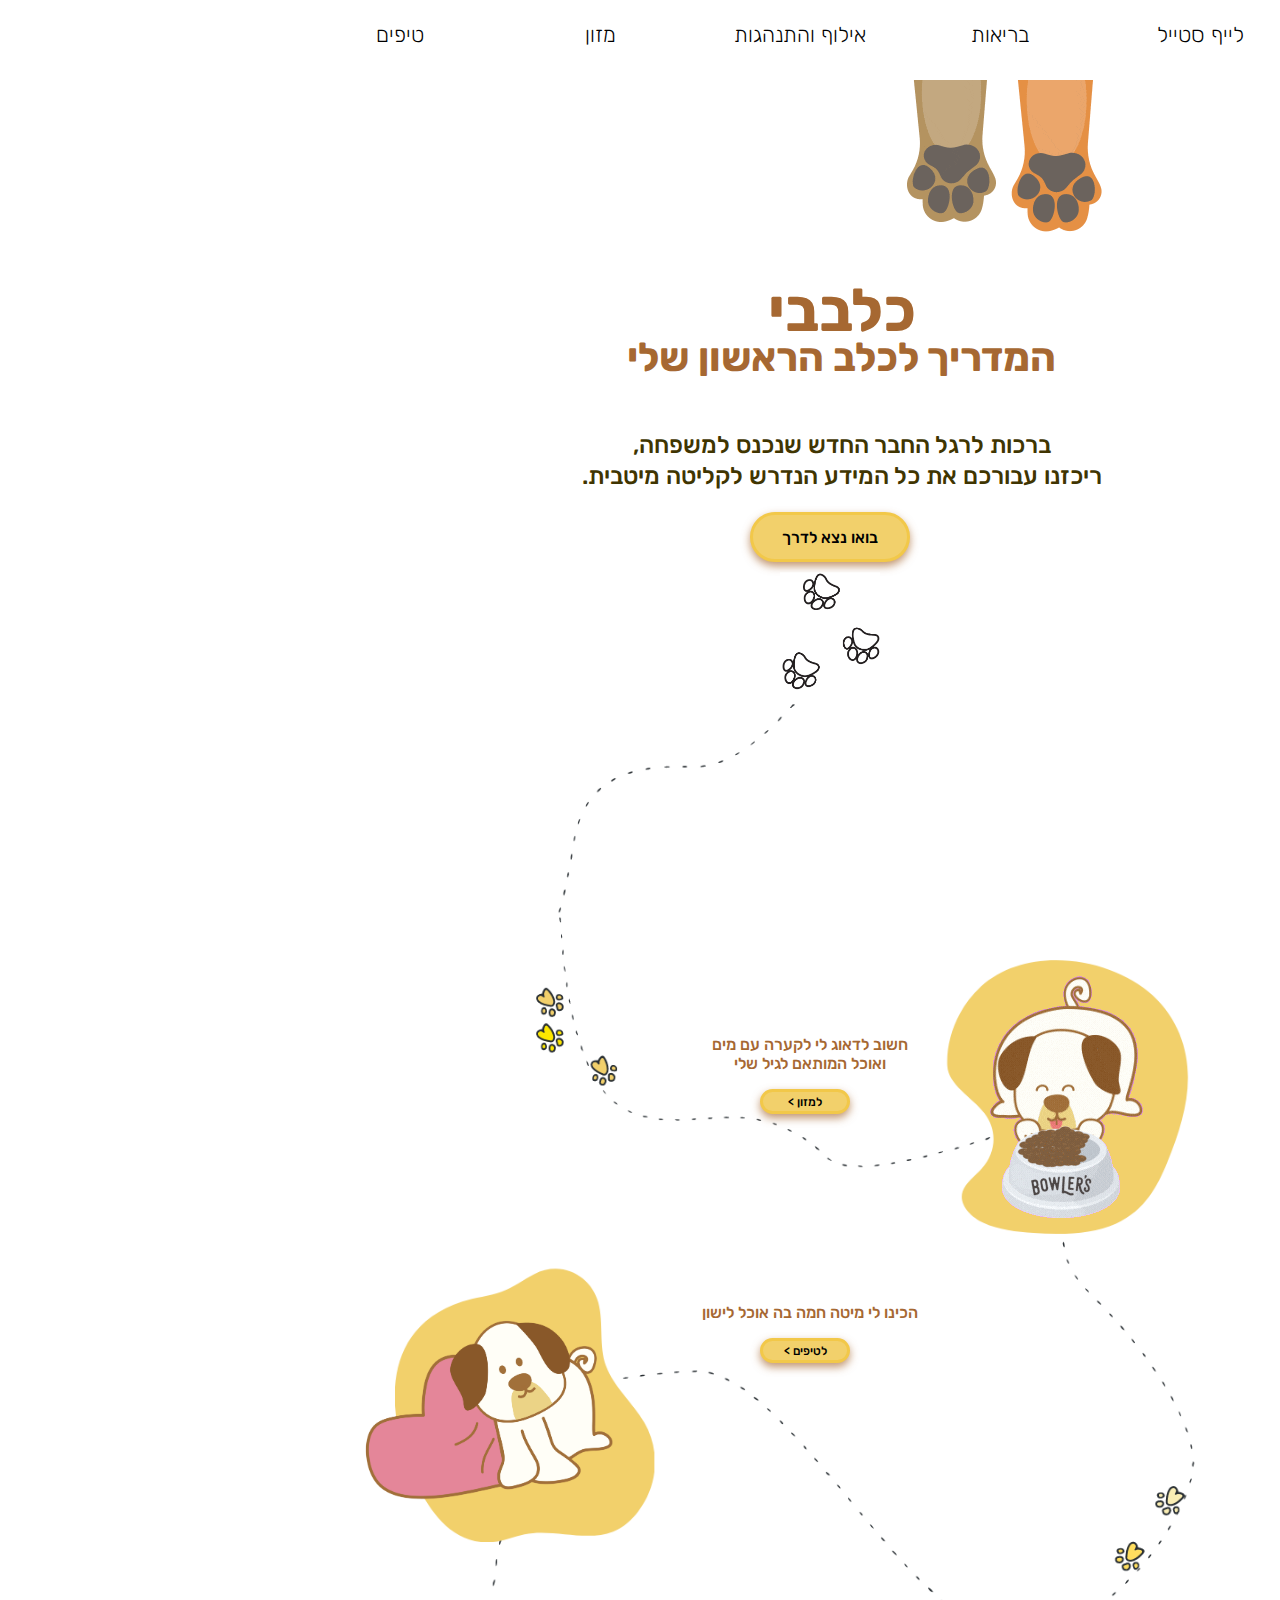
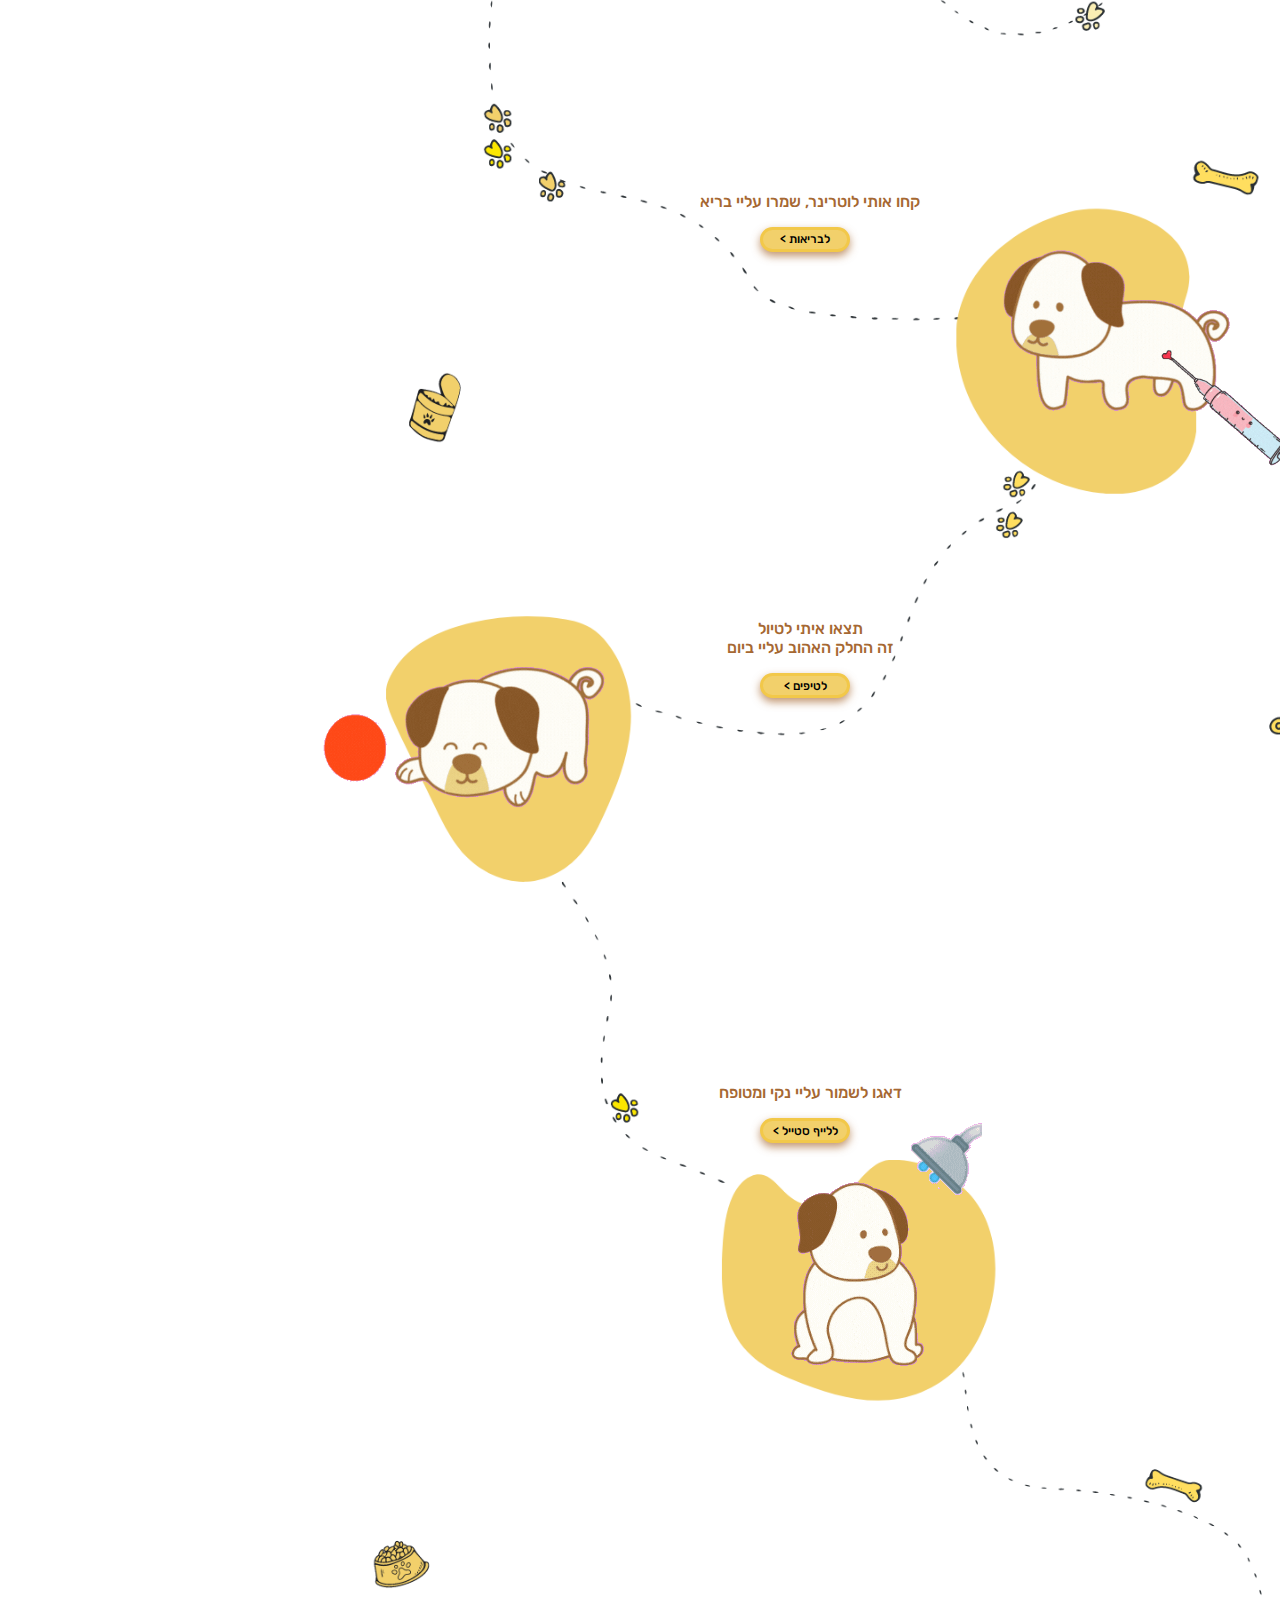
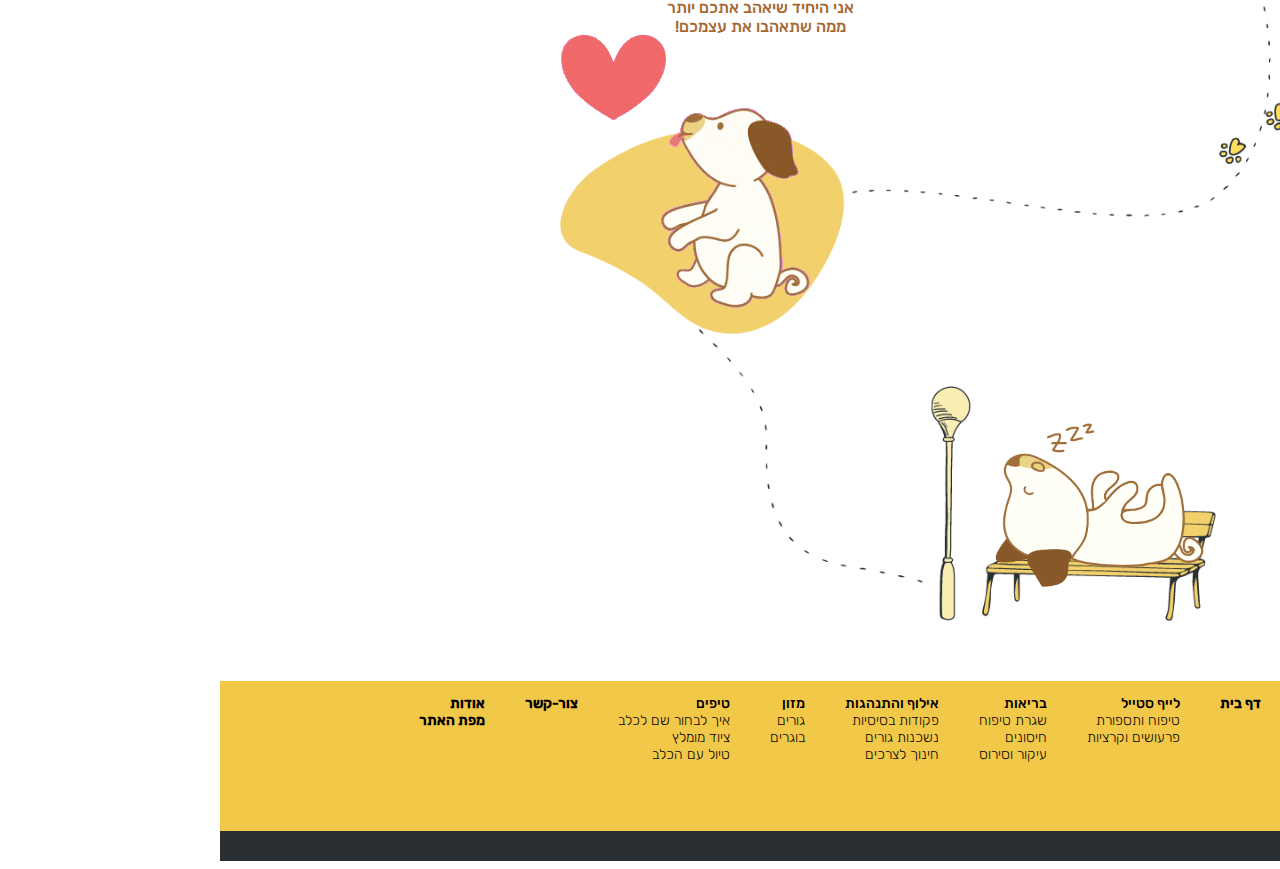
<file: index.html>
﻿<!doctype html>
<html lang="he">
<head>

    <meta charset="utf-8" />
    <title>כלבבי - עמוד הבית</title>
    <meta name="description" content="אתר ייעודי המהווה מדריך לבעלי כלבים חדשים" />
    <meta name="keywords" content="כלבים, כלב חדש,איך לקלח כלב, טיפים, פרועשים, קרציות, תספורת לכלב,
          אילוף, מזון לכלבים, טיול עם הכלב, צרכים, וטרינר, חיסונים  " />
    <meta name="author" content="סבטה גרמן, ירין אלקיים , יעל חן אלפי" />
    <meta name="viewport" content="width=device-width, initial-scale=1.0, user-scalable=yes">
    <!-- CSS -->
    <link href="styles/myStyle.css" rel="stylesheet" />
    <link rel="icon" href="project/favicon.png" />

</head>
<body>
    <div id="container">
        <div id="responsive">
            <div role="main">
                <header>
                    <a id='skip-nav' class='screenreader-text' href='#main-content'>
                        דלג לתוכן העמוד
                    </a>
                    <nav id="headerNav" aria-label="תפריט ניווט ראשי" role="navigation">

                        <ul>
                            <li>
                                <a href="index.html">

                                    <img id="homeLogo" src="project/logo.png" alt="כלבבי - המדריך לכלב הראשון שלי" title="כלבבי - המדריך לכלב הראשון שלי">
                                </a>
                            </li>
                            <li>
                                <div>
                                    <a href="#">לייף סטייל</a>
                                </div>
                                <ul>
                                    <li>
                                        <a href="haircut.html" class="secondNavStains">טיפוח ותספורת</a>
                                    </li>
                                    <li><a href="tick.html" class="secondNavStains">פרעושים וקרציות</a></li>
                                </ul>
                            </li>
                            <li>
                                <div>
                                    <a href="#" class="notActive navLine">בריאות</a>
                                </div>
                            </li>
                            <li>
                                <div>
                                    <a href="#" class="notActive navLine">אילוף והתנהגות</a>
                                </div>
                            </li>
                            <li>
                                <div>
                                    <a href="#" class="notActive navLine">מזון</a>
                                </div>
                            </li>
                            <li>
                                <div>
                                    <a href="#" class="notActive navLine">טיפים</a>
                                </div>
                            </li>
                        </ul>
                    </nav>
                </header>
                <main role="main" id='main-content'>
                    <div class="front">
                        <div>
                            <img id="pawsGif" src="project/pawsgif.gif" alt="" title="כפות רגליים" />
                        </div>
                        <div id="centerFlex">
                            <h1 class="homepage">
                                <span id="FrontName">כלבבי</span><br />
                                המדריך לכלב הראשון שלי
                            </h1>
                            <h2 class="homepage2">
                                ברכות לרגל החבר החדש שנכנס למשפחה,
                                <br /> ריכזנו עבורכם את כל המידע הנדרש לקליטה מיטבית.
                            </h2>
                            <div id="homeButton">
                                <button class="homeButton">
                                    בואו נצא לדרך
                                </button>
                                <img id="mainpaw" src="project/mainpaw.png" alt=""/>
                            </div>
                        </div>
                    </div>

                    <div class="front">
                        <img id="backHomepage" src="project/backMain.png" alt=""/>
                        <div>
                            <div>
                                <section>
                                    <div id="eatimg"> <img src="gifim/eat.gif" alt="" /></div>
                                    <p id="eat">
                                        חשוב לדאוג לי לקערה עם מים
                                        <br /> ואוכל המותאם לגיל שלי <br>

                                    </p>
                                </section>
                                <button href="#" class="button5">
                                    למזון >
                                </button>

                                <section>
                                    <div><img class="sizeimgdog" src="Dogs/sleep.png" alt="" /></div>
                                    <p id="sleep">
                                        הכינו לי מיטה חמה בה אוכל לישון
                                    </p>

                                    <button href="#" class="button5">
                                        לטיפים >
                                    </button>
                                </section>

                                <section>
                                    <div id="dochome">   <img class="dcpgif" src="gifim/dc.gif" alt="" /> </div>
                                    <p id="doctor">
                                        קחו אותי לוטרינר, שמרו עליי בריא  <br>
                                    </p>
                                    <button href="#" class="button5">
                                        לבריאות >
                                    </button>

                                </section>



                                <section>
                                    <div id="travelhome"> <img id="trv" src="gifim/br.gif" alt="" /> </div>
                                    <p id="travel">
                                        תצאו איתי לטיול <br> זה החלק האהוב עליי ביום  <br>
                                    </p>
                                    <button href="#" class="button5">
                                        לטיפים >
                                    </button>
                                </section>


                                <section>
                                    <div id="lifestylehome">  <img src="gifim/wash.gif" alt="" /> </div>

                                    <p id="Lstyle">
                                        דאגו לשמור עליי נקי ומטופח  <br>
                                    </p>
                                    <button class="button6" onClick="window.location.href='haircut.html';" >
                                        ללייף סטייל >
                                    </button>
                                </section>


                                <section>
                                    <div id="lovehome">  <img src="gifim/love.gif" alt="" /> </div>
                                    <p id="love">
                                        אני היחיד שיאהב אתכם יותר <br>
                                        ממה שתאהבו את עצמכם!<br>

                                    </p>

                                </section>
                                <section>
                                <div id="endimg">
                                    <img id="endp" src="Dogs/end.png" alt=""/>
                                    </div>
                                </section>
                            </div>
                        </div>
                    </div>
                </main>
                        

                <footer id="mainfooter">
                    <div class="orderFlex">
                        <section>
                            <ul>
                                <li class="bold"><a href="index.html">דף בית</a></li>
                            </ul>
                        </section>

                        <section>

                            <ul>
                                לייף סטייל
                                <li><a href="haircut.html">טיפוח ותספורת</a></li>
                                <li><a href="tick.html">פרעושים וקרציות</a></li>
                            </ul>
                        </section>

                        <section>
                            <ul>
                                בריאות
                                <li><a class="notActive" href="#">שגרת טיפוח</a></li>
                                <li><a class="notActive" href="#">חיסונים</a></li>
                                <li><a class="notActive" href="#">עיקור וסירוס</a></li>
                            </ul>
                        </section>

                        <section>
                            <ul>
                                אילוף והתנהגות
                                <li><a class="notActive" href="#">פקודות בסיסיות</a></li>
                                <li><a class="notActive" href="#">נשכנות גורים</a></li>
                                <li><a class="notActive" href="#">חינוך לצרכים</a></li>
                            </ul>
                        </section>

                        <section>
                            <ul>
                                מזון
                                <li><a class="notActive" href="#">גורים</a></li>
                                <li><a class="notActive" href="#">בוגרים</a></li>
                            </ul>
                        </section>

                        <section>
                            <ul>
                                טיפים
                                <li><a class="notActive" href="#">איך לבחור שם לכלב</a></li>
                                <li><a class="notActive" href="#">ציוד מומלץ</a></li>
                                <li><a class="notActive" href="#">טיול עם הכלב</a></li>
                            </ul>
                        </section>

                        <section>
                            <ul>
                                <li class="bold"><a href="contactUs.html">צור-קשר</a></li>
                            </ul>

                        </section>

                        <section>
                            <ul>
                                <li class="bold"> <a href="about.html">אודות</a></li>
                                <li class="bold"><a href="sitemap.html">מפת האתר</a></li>
                            </ul>

                        </section>
                    </div>
                </footer>
            </div>
        </div>
    </div>
</body>

</html>
</file>
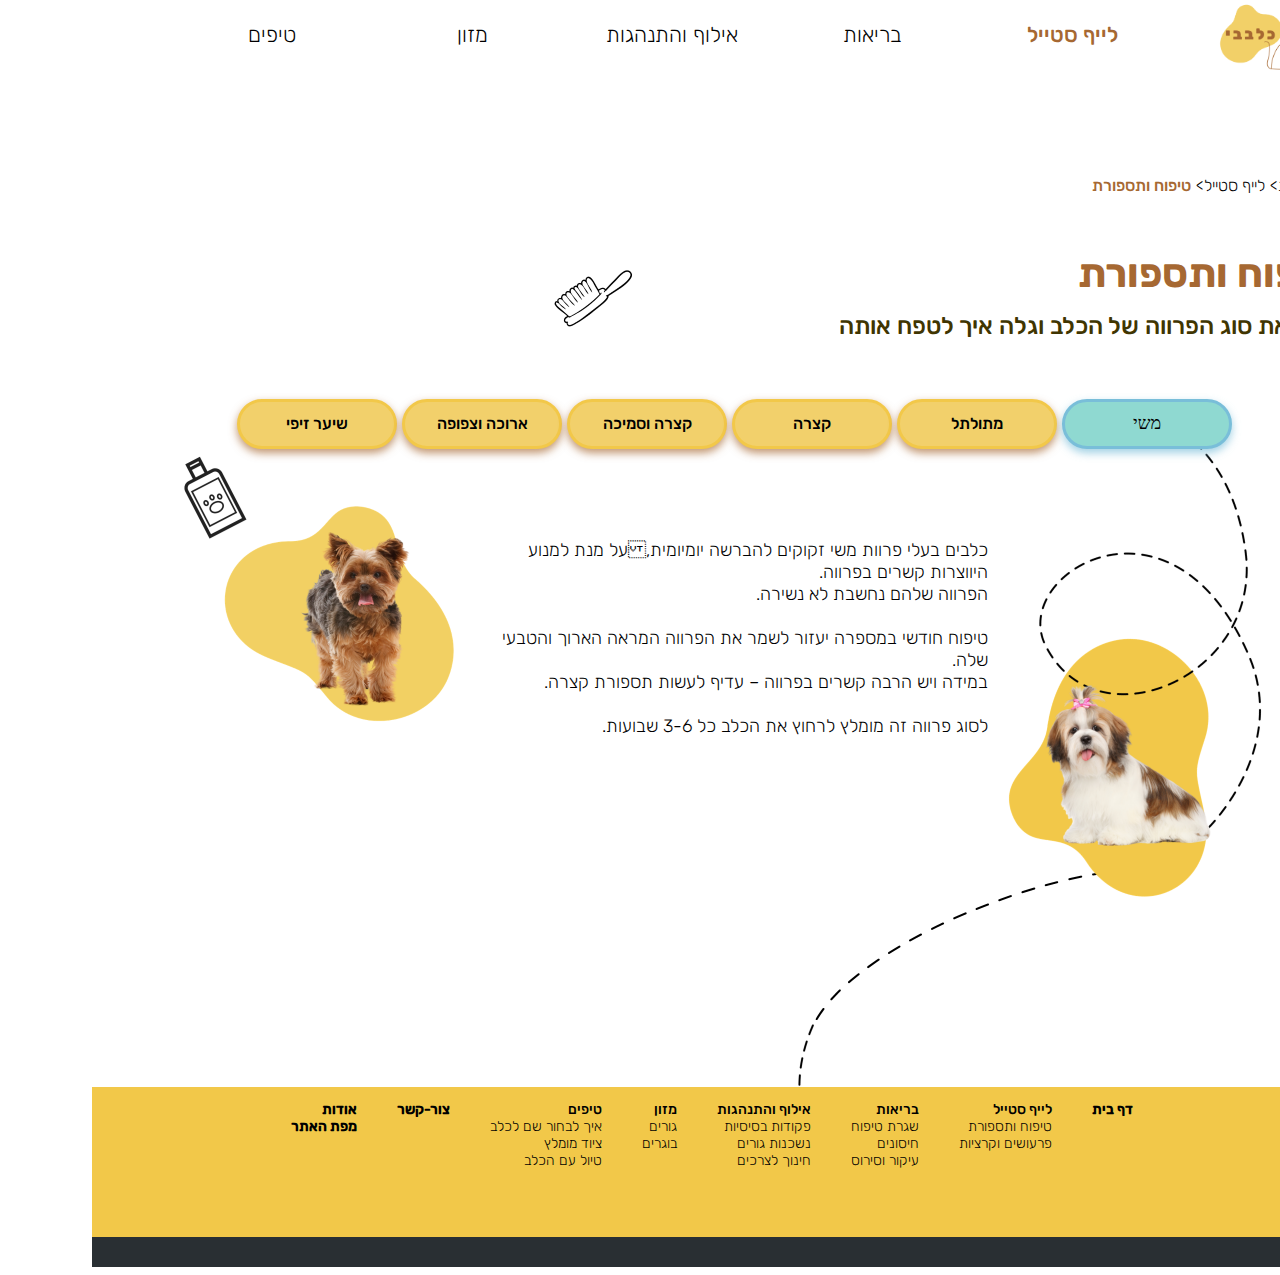
<file: 1meshi.html>
﻿<!doctype html>
<html lang="he">
<head>
    <meta charset="utf-8" />
    <title>טיפוח ותספורת - משי</title>
    <meta name="description" content="" />
    <meta name="keywords" content="" />
    <meta name="author" content="" />
    <meta name="viewport" content="width=device-width, initial-scale=1.0, user-scalable=yes">
    <!-- CSS -->
    <link href="styles/myStyle.css" rel="stylesheet" />
    <link rel="icon" href="project/favicon.png" />

</head>
<body>
    <div id="container">
        <header>
            <a id='skip-nav' class='screenreader-text' href='#main-content'>
                דלג לתוכן העמוד
            </a>
            <nav id="headerNav" role="navigation" aria-label="תפריט ניווט ראשי">

                <ul>
                    <li>
                        <a href="index.html">

                            <img id="homeLogo" src="project/logo.png" alt="כלבבי - המדריך לכלב הראשון שלי" title="כלבבי - המדריך לכלב הראשון שלי">
                        </a>
                    </li>
                    <li>
                        <div>
                            <a href="#" class="BoldBrown">לייף סטייל</a>
                        </div>
                        <ul>
                            <li>
                                <a href="haircut.html" class="secondNavStainsbold">טיפוח ותספורת</a>
                            </li>
                            <li><a href="tick.html" class="secondNavStains">פרעושים וקרציות</a></li>
                        </ul>
                    </li>
                    <li>
                        <div>
                            <a href="#" class="notActive navLine">בריאות</a>
                        </div>
                    </li>
                    <li>
                        <div>
                            <a href="#" class="notActive navLine">אילוף והתנהגות</a>
                        </div>
                    </li>
                    <li>
                        <div>
                            <a href="#" class="notActive navLine">מזון</a>
                        </div>
                    </li>
                    <li>
                        <div>
                            <a href="#" class="notActive navLine">טיפים</a>
                        </div>
                    </li>
                </ul>

            </nav>
            <nav id="breadCrumbs" aria-label="תפריט התמצאות" role="navigation">
                <ol>
                    <li>
                        <a href="index.html">דף הבית</a>
                    </li>

                    <li>לייף סטייל</li>

                    <li>טיפוח ותספורת</li>
                </ol>
            </nav>
        </header>
        <div id="front">
            <main role="main" id='main-content'>
                <img class="pic" src="backHair/backMeshi.png" alt=""/>
                <h1>
                    טיפוח ותספורת
                </h1>
                <h2>
                    בחר את סוג הפרווה של הכלב וגלה איך לטפח אותה
                </h2>
                <br /> <br />

                <div id="HairButton">
                    <button class="button2">
                        משי
                    </button>
                    <button class="button1" onClick="window.location.href='2curl.html';">
                        מתולתל
                    </button>
                    <button class="button1" onClick="window.location.href='3short.html';">
                        קצרה
                    </button>
                    <button class="button1" onClick="window.location.href='4shortthick.html';">
                        קצרה וסמיכה
                    </button>
                    <button class="button1" onClick="window.location.href='5long.html';">
                        ארוכה וצפופה
                    </button>
                    <button class="button1" onClick="window.location.href='6zifi.html';">
                        שיער זיפי
                    </button>
                </div>
                <p class="centerhair">
                    כלבים בעלי פרוות משי זקוקים להברשה יומיומית,על מנת למנוע היווצרות קשרים בפרווה.<br />
                    הפרווה שלהם נחשבת לא נשירה.<br /> <br />
                    טיפוח חודשי במספרה יעזור לשמר את הפרווה המראה הארוך והטבעי שלה.<br />
                    במידה ויש הרבה קשרים בפרווה – עדיף לעשות תספורת קצרה.<br /> <br />
                    לסוג פרווה זה מומלץ לרחוץ את הכלב כל 3-6 שבועות.
                </p>
            </main>
        </div>
            <footer class="haircutfooter">
                <div class="orderFlex">
                    <section>
                        <ul>
                            <li class="bold"><a href="index.html">דף בית</a></li>
                        </ul>
                    </section>

                    <section>

                        <ul>
                            לייף סטייל
                            <li><a href="haircut.html">טיפוח ותספורת</a></li>
                            <li><a href="tick.html">פרעושים וקרציות</a></li>
                        </ul>
                    </section>

                    <section>
                        <ul>
                            בריאות
                            <li><a class="notActive" href="#">שגרת טיפוח</a></li>
                            <li><a class="notActive" href="#">חיסונים</a></li>
                            <li><a class="notActive" href="#">עיקור וסירוס</a></li>
                        </ul>
                    </section>

                    <section>
                        <ul>
                            אילוף והתנהגות
                            <li><a class="notActive" href="#">פקודות בסיסיות</a></li>
                            <li><a class="notActive" href="#">נשכנות גורים</a></li>
                            <li><a class="notActive" href="#">חינוך לצרכים</a></li>
                        </ul>
                    </section>

                    <section>
                        <ul>
                            מזון
                            <li><a class="notActive" href="#">גורים</a></li>
                            <li><a class="notActive" href="#">בוגרים</a></li>
                        </ul>
                    </section>

                    <section>
                        <ul>
                            טיפים
                            <li><a class="notActive" href="#">איך לבחור שם לכלב</a></li>
                            <li><a class="notActive" href="#">ציוד מומלץ</a></li>
                            <li><a class="notActive" href="#">טיול עם הכלב</a></li>
                        </ul>
                    </section>

                    <section>
                        <ul>
                            <li class="bold"><a href="contactUs.html">צור-קשר</a></li>
                        </ul>

                    </section>

                    <section>
                        <ul>
                            <li class="bold"> <a href="about.html">אודות</a></li>
                            <li class="bold"><a href="sitemap.html">מפת האתר</a></li>
                        </ul>

                    </section>
                </div>
            </footer>
        
    </div>
</body>
</html>
</file>
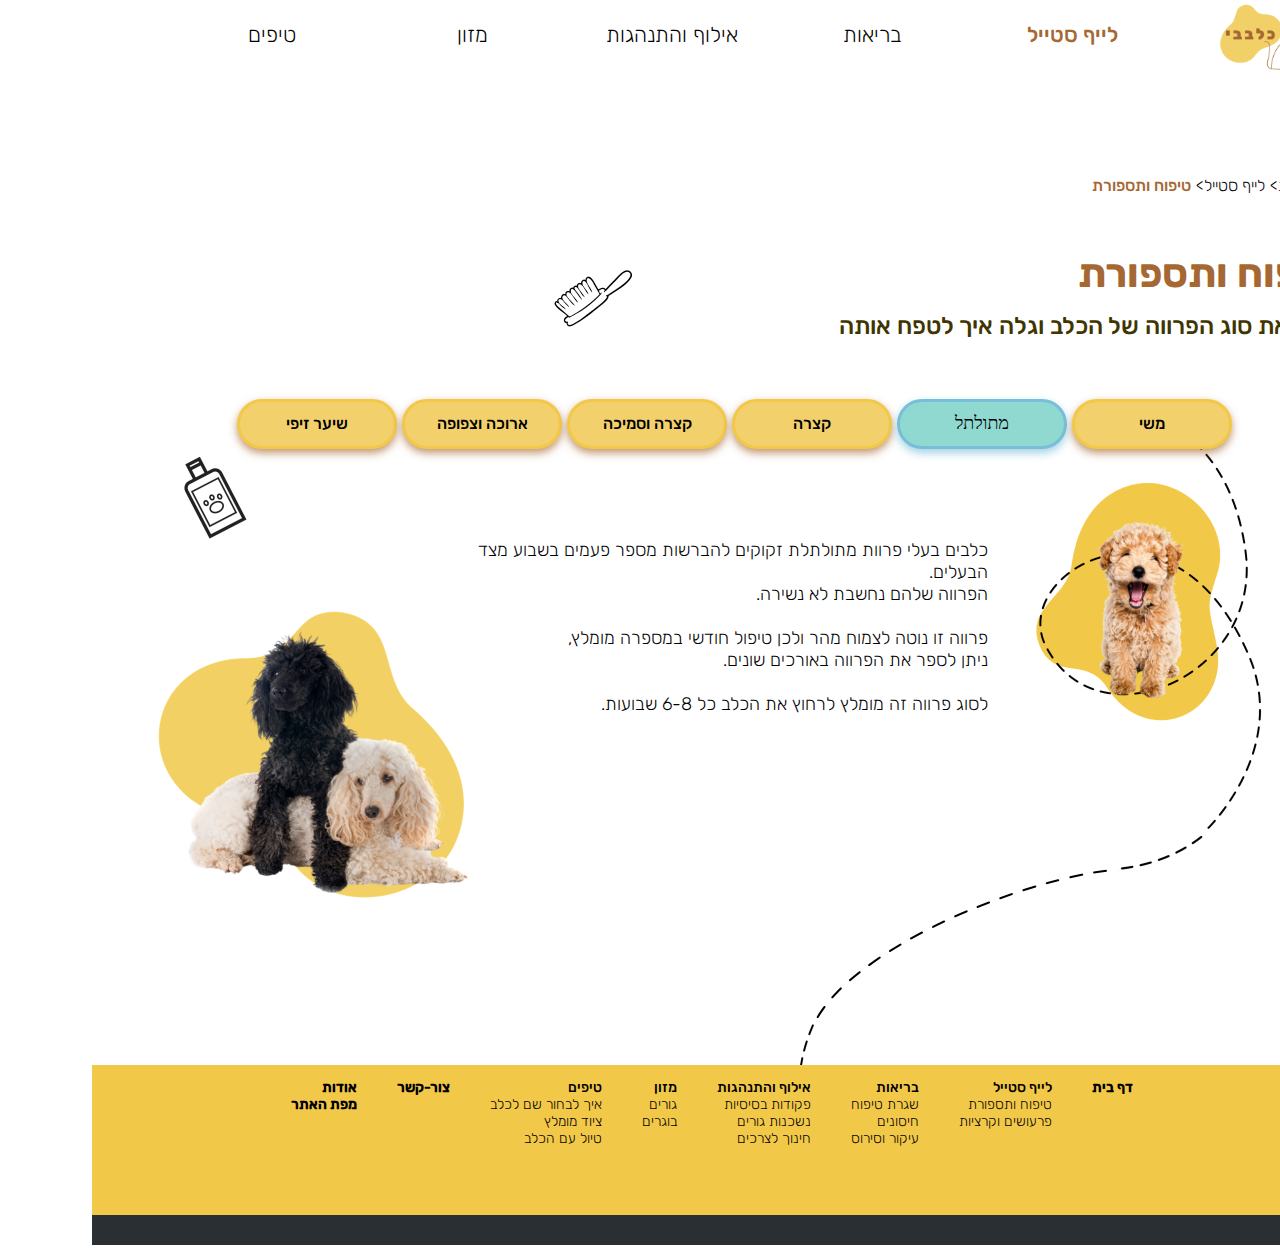
<file: 2curl.html>
﻿<!doctype html>
<html lang="he">
<head>
    <meta charset="utf-8" />
    <title>טיפוח ותספורת - מתולתל</title>
    <meta name="description" content="" />
    <meta name="keywords" content="" />
    <meta name="author" content="" />
    <meta name="viewport" content="width=device-width, initial-scale=1.0, user-scalable=yes">
    <!-- CSS -->
    <link href="styles/myStyle.css" rel="stylesheet" />
    <link rel="icon" href="project/favicon.png" />

</head>
<body>
    <div id="container">
        <header>
            <a id='skip-nav' class='screenreader-text' href='#main-content'>
                דלג לתוכן העמוד
            </a>
            <nav id="headerNav" aria-label="תפריט ניווט ראשי" role="navigation">

                <ul>
                    <li>
                        <a href="index.html">

                            <img id="homeLogo" src="project/logo.png" alt="כלבבי - המדריך לכלב הראשון שלי" title="כלבבי - המדריך לכלב הראשון שלי">
                        </a>
                    </li>
                    <li>
                        <div>
                            <a href="#" class="BoldBrown">לייף סטייל</a>
                        </div>
                        <ul>
                            <li>
                                <a href="haircut.html" class="secondNavStainsbold">טיפוח ותספורת</a>
                            </li>
                            <li><a href="tick.html" class="secondNavStains">פרעושים וקרציות</a></li>
                        </ul>
                    </li>
                    <li>
                        <div>
                            <a href="#" class="notActive navLine">בריאות</a>
                        </div>
                    </li>
                    <li>
                        <div>
                            <a href="#" class="notActive navLine">אילוף והתנהגות</a>
                        </div>
                    </li>
                    <li>
                        <div>
                            <a href="#" class="notActive navLine">מזון</a>
                        </div>
                    </li>
                    <li>
                        <div>
                            <a href="#" class="notActive navLine">טיפים</a>
                        </div>
                    </li>
                </ul>

            </nav>
            <nav id="breadCrumbs" aria-label="תפריט התמצאות" role="navigation">
                <ol>
                    <li>
                        <a href="index.html">דף הבית</a>
                    </li>

                    <li>לייף סטייל</li>

                    <li>טיפוח ותספורת</li>
                </ol>
            </nav>
        </header>
        <main role="main" id='main-content'>
            <div id="front">
                <div>
                    <img class="pic" src="backHair/backCurl.png" />
                </div>
                <h1>
                    טיפוח ותספורת
                </h1>
                <h2>
                    בחר את סוג הפרווה של הכלב וגלה איך לטפח אותה
                </h2>
                <br /> <br />
                <div id="HairButton">
                    <button class="button1" onClick="window.location.href='1meshi.html';">
                        משי
                    </button>
                    <button class="button2">
                        מתולתל
                    </button>
                    <button class="button1" onClick="window.location.href='3short.html';">
                        קצרה
                    </button>
                    <button class="button1" onClick="window.location.href='4shortthick.html';">
                        קצרה וסמיכה
                    </button>
                    <button class="button1" onClick="window.location.href='5long.html';">
                        ארוכה וצפופה
                    </button>
                    <button class="button1" onClick="window.location.href='6zifi.html';">
                        שיער זיפי
                    </button>
                </div>

                <p class="centerhair">
                    כלבים בעלי פרוות מתולתלת זקוקים להברשות מספר פעמים בשבוע מצד הבעלים.<br />
                    הפרווה שלהם נחשבת לא נשירה.<br /><br />
                    פרווה זו נוטה לצמוח מהר ולכן טיפול חודשי במספרה מומלץ,<br />
                    ניתן לספר את הפרווה באורכים שונים.<br /><br />
                    לסוג פרווה זה מומלץ לרחוץ את הכלב כל 6-8 שבועות.
                </p>
            </div>
    </main>

    <footer class="haircutfooter">
        <div class="orderFlex">
            <section>
                <ul>
                    <li class="bold"><a href="index.html">דף בית</a></li>
                </ul>
            </section>

            <section>

                <ul>
                    לייף סטייל
                    <li><a href="haircut.html">טיפוח ותספורת</a></li>
                    <li><a href="tick.html">פרעושים וקרציות</a></li>
                </ul>
            </section>

            <section>
                <ul>
                    בריאות
                    <li><a class="notActive" href="#">שגרת טיפוח</a></li>
                    <li><a class="notActive" href="#">חיסונים</a></li>
                    <li><a class="notActive" href="#">עיקור וסירוס</a></li>
                </ul>
            </section>

            <section>
                <ul>
                    אילוף והתנהגות
                    <li><a class="notActive" href="#">פקודות בסיסיות</a></li>
                    <li><a class="notActive" href="#">נשכנות גורים</a></li>
                    <li><a class="notActive" href="#">חינוך לצרכים</a></li>
                </ul>
            </section>

            <section>
                <ul>
                    מזון
                    <li><a class="notActive" href="#">גורים</a></li>
                    <li><a class="notActive" href="#">בוגרים</a></li>
                </ul>
            </section>

            <section>
                <ul>
                    טיפים
                    <li><a class="notActive" href="#">איך לבחור שם לכלב</a></li>
                    <li><a class="notActive" href="#">ציוד מומלץ</a></li>
                    <li><a class="notActive" href="#">טיול עם הכלב</a></li>
                </ul>
            </section>

            <section>
                <ul>
                    <li class="bold"><a href="contactUs.html">צור-קשר</a></li>
                </ul>

            </section>

            <section>
                <ul>
                    <li class="bold"> <a href="about.html">אודות</a></li>
                    <li class="bold"><a href="sitemap.html">מפת האתר</a></li>
                </ul>

            </section>
        </div>
    </footer>
        </div>

</body>
</html>
</file>
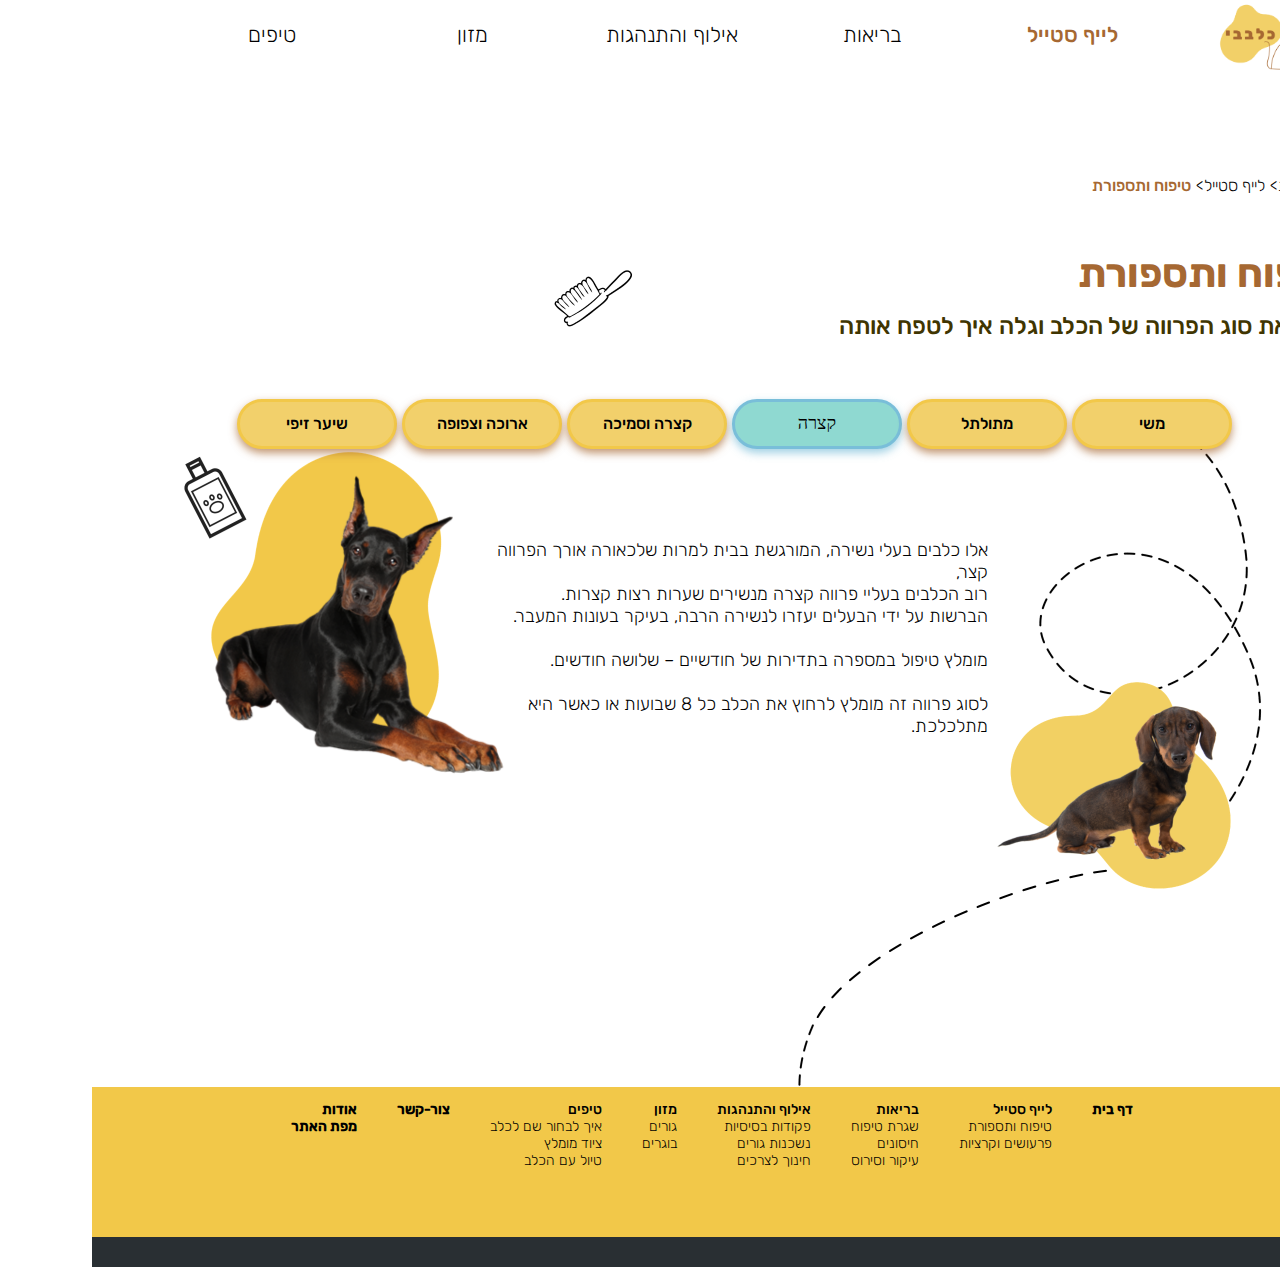
<file: 3short.html>
﻿<!doctype html>
<html lang="he">
<head>
    <meta charset="utf-8" />
    <title>טיפוח ותספורת - קצרה</title>
    <meta name="description" content="" />
    <meta name="keywords" content="" />
    <meta name="author" content="" />
    <meta name="viewport" content="width=device-width, initial-scale=1.0, user-scalable=yes">
    <!-- CSS -->
    <link href="styles/myStyle.css" rel="stylesheet" />
    <link rel="icon" href="project/favicon.png" />

</head>
<body>
    <div id="container">
        <header>
            <a id='skip-nav' class='screenreader-text' href='#main-content'>
                דלג לתוכן העמוד
            </a>
            <nav id="headerNav" aria-label="תפריט ניווט ראשי" role="navigation">

                <ul>
                    <li>
                        <a href="index.html">

                            <img id="homeLogo" src="project/logo.png" alt="כלבבי - המדריך לכלב הראשון שלי" title="כלבבי - המדריך לכלב הראשון שלי">
                        </a>
                    </li>
                    <li>
                        <div>
                            <a href="#" class="BoldBrown">לייף סטייל</a>
                        </div>
                        <ul>
                            <li>
                                <a href="haircut.html" class="secondNavStainsbold">טיפוח ותספורת</a>
                            </li>
                            <li><a href="tick.html" class="secondNavStains">פרעושים וקרציות</a></li>
                        </ul>
                    </li>
                    <li>
                        <div>
                            <a href="#" class="notActive navLine">בריאות</a>
                        </div>
                    </li>
                    <li>
                        <div>
                            <a href="#" class="notActive navLine">אילוף והתנהגות</a>
                        </div>
                    </li>
                    <li>
                        <div>
                            <a href="#" class="notActive navLine">מזון</a>
                        </div>
                    </li>
                    <li>
                        <div>
                            <a href="#" class="notActive navLine">טיפים</a>
                        </div>
                    </li>
                </ul>

            </nav>
            <nav id="breadCrumbs" aria-label="תפריט התמצאות" role="navigation">
                <ol>
                    <li>
                        <a href="index.html">דף הבית</a>
                    </li>

                    <li>לייף סטייל</li>

                    <li>טיפוח ותספורת</li>
                </ol>
            </nav>
        </header>
        <main role="main" id='main-content'>
            <div id="front">
                <div>
                    <img class="pic" src="backHair/backShort.png" />
                    <h1>
                        טיפוח ותספורת
                    </h1>
                    <h2>
                        בחר את סוג הפרווה של הכלב וגלה איך לטפח אותה
                    </h2>
                    <br /> <br />
                    <div id="HairButton">
                        <button class="button1" onClick="window.location.href='1meshi.html';">
                            משי
                        </button>
                        <button class="button1" onClick="window.location.href='2curl.html';">
                            מתולתל
                        </button>
                        <button class="button2">
                            קצרה
                        </button>
                        <button class="button1" onClick="window.location.href='4shortthick.html';">
                            קצרה וסמיכה
                        </button>
                        <button class="button1" onClick="window.location.href='5long.html';">
                            ארוכה וצפופה
                        </button>
                        <button class="button1" onClick="window.location.href='6zifi.html';">
                            שיער זיפי
                        </button>
                    </div>
                    <p class="centerhair">
                        אלו כלבים בעלי נשירה, המורגשת בבית למרות שלכאורה אורך הפרווה קצר,<br />
                        רוב הכלבים בעליי פרווה קצרה מנשירים שערות רצות קצרות.<br />
                        הברשות על ידי הבעלים יעזרו לנשירה הרבה, בעיקר בעונות המעבר.<br /><br />
                        מומלץ טיפול במספרה בתדירות של חודשיים – שלושה חודשים.<br /><br />
                        לסוג פרווה זה מומלץ לרחוץ את הכלב כל 8 שבועות או כאשר היא מתלכלכת.
                    </p>
                </div>
            </div>
        </main>
        <footer class="haircutfooter">
            <div class="orderFlex">
                <section>
                    <ul>
                        <li class="bold"><a href="index.html">דף בית</a></li>
                    </ul>
                </section>

                <section>

                    <ul>
                        לייף סטייל
                        <li><a href="haircut.html">טיפוח ותספורת</a></li>
                        <li><a href="tick.html">פרעושים וקרציות</a></li>
                    </ul>
                </section>

                <section>
                    <ul>
                        בריאות
                        <li><a class="notActive" href="#">שגרת טיפוח</a></li>
                        <li><a class="notActive" href="#">חיסונים</a></li>
                        <li><a class="notActive" href="#">עיקור וסירוס</a></li>
                    </ul>
                </section>

                <section>
                    <ul>
                        אילוף והתנהגות
                        <li><a class="notActive" href="#">פקודות בסיסיות</a></li>
                        <li><a class="notActive" href="#">נשכנות גורים</a></li>
                        <li><a class="notActive" href="#">חינוך לצרכים</a></li>
                    </ul>
                </section>

                <section>
                    <ul>
                        מזון
                        <li><a class="notActive" href="#">גורים</a></li>
                        <li><a class="notActive" href="#">בוגרים</a></li>
                    </ul>
                </section>

                <section>
                    <ul>
                        טיפים
                        <li><a class="notActive" href="#">איך לבחור שם לכלב</a></li>
                        <li><a class="notActive" href="#">ציוד מומלץ</a></li>
                        <li><a class="notActive" href="#">טיול עם הכלב</a></li>
                    </ul>
                </section>

                <section>
                    <ul>
                        <li class="bold"><a href="contactUs.html">צור-קשר</a></li>
                    </ul>

                </section>

                <section>
                    <ul>
                        <li class="bold"> <a href="about.html">אודות</a></li>
                        <li class="bold"><a href="sitemap.html">מפת האתר</a></li>
                    </ul>

                </section>
            </div>
        </footer>
        </div>

</body>
</html>
</file>
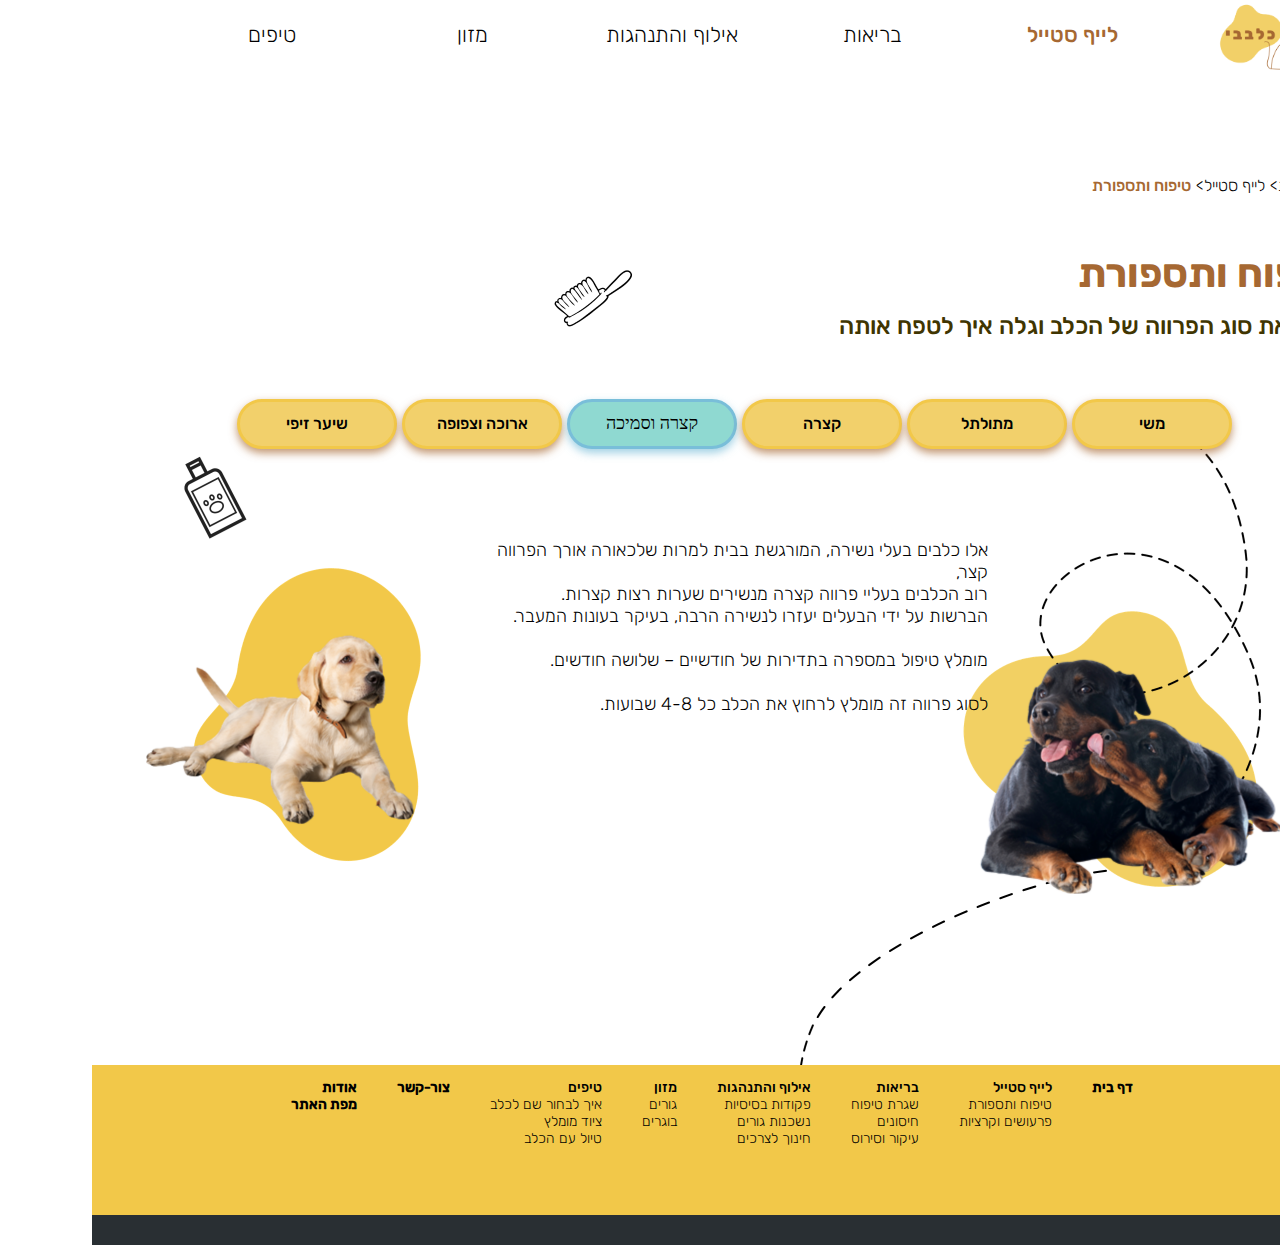
<file: 4shortthick.html>
﻿<!doctype html>
<html lang="he">
<head>
    <meta charset="utf-8" />
    <title>טיפוח ותספורת - קצרה וסמיכה</title>
    <meta name="description" content="" />
    <meta name="keywords" content="" />
    <meta name="author" content="" />
    <meta name="viewport" content="width=device-width, initial-scale=1.0, user-scalable=yes">
    <!-- CSS -->
    <link href="styles/myStyle.css" rel="stylesheet" />
    <link rel="icon" href="project/favicon.png" />

</head>
<body>
    <div id="container">
        <header>
            <a id='skip-nav' class='screenreader-text' href='#main-content'>
                דלג לתוכן העמוד
            </a>
            <nav id="headerNav" aria-label="תפריט ניווט ראשי" role="navigation">

                <ul>
                    <li>
                        <a href="index.html">

                            <img id="homeLogo" src="project/logo.png" alt="כלבבי - המדריך לכלב הראשון שלי" title="כלבבי - המדריך לכלב הראשון שלי">
                        </a>
                    </li>
                    <li>
                        <div>
                            <a href="#" class="BoldBrown">לייף סטייל</a>
                        </div>
                        <ul>
                            <li>
                                <a href="haircut.html" class="secondNavStainsbold">טיפוח ותספורת</a>
                            </li>
                            <li><a href="tick.html" class="secondNavStains">פרעושים וקרציות</a></li>
                        </ul>
                    </li>
                    <li>
                        <div>
                            <a href="#" class="notActive navLine">בריאות</a>
                        </div>
                    </li>
                    <li>
                        <div>
                            <a href="#" class="notActive navLine">אילוף והתנהגות</a>
                        </div>
                    </li>
                    <li>
                        <div>
                            <a href="#" class="notActive navLine">מזון</a>
                        </div>
                    </li>
                    <li>
                        <div>
                            <a href="#" class="notActive navLine">טיפים</a>
                        </div>
                    </li>
                </ul>

            </nav>
            <nav id="breadCrumbs" aria-label="תפריט התמצאות" role="navigation">
                <ol>
                    <li>
                        <a href="index.html">דף הבית</a>
                    </li>

                    <li>לייף סטייל</li>

                    <li>טיפוח ותספורת</li>
                </ol>
            </nav>
        </header>
        <main role="main" id='main-content'>
            <div id="front">
                <div>
                    <img class="pic" src="backHair/backShorttik.png" />
                </div>
                <h1>
                    טיפוח ותספורת
                </h1>
                <h2>
                    בחר את סוג הפרווה של הכלב וגלה איך לטפח אותה
                </h2>
                <br /> <br />
                <div id="HairButton">
                    <button class="button1" onClick="window.location.href='1meshi.html';">
                        משי
                    </button>
                    <button class="button1" onClick="window.location.href='2curl.html';">
                        מתולתל
                    </button>
                    <button class="button1" onClick="window.location.href='3short.html';">
                        קצרה
                    </button>
                    <button class="button2">
                        קצרה וסמיכה
                    </button>
                    <button class="button1" onClick="window.location.href='5long.html';">
                        ארוכה וצפופה
                    </button>
                    <button class="button1" onClick="window.location.href='6zifi.html';">
                        שיער זיפי
                    </button>
                </div>
                <p class="centerhair">
                    אלו כלבים בעלי נשירה, המורגשת בבית למרות שלכאורה אורך הפרווה קצר,<br />
                    רוב הכלבים בעליי פרווה קצרה מנשירים שערות רצות קצרות.<br />
                    הברשות על ידי הבעלים יעזרו לנשירה הרבה, בעיקר בעונות המעבר.<br /><br />
                    מומלץ טיפול במספרה בתדירות של חודשיים – שלושה חודשים.<br /><br />
                    לסוג פרווה זה מומלץ לרחוץ את הכלב כל 4-8 שבועות.
                </p>
                </div>
        </main>
        <footer class="haircutfooter">
            <div class="orderFlex">
                <section>
                    <ul>
                        <li class="bold"><a href="index.html">דף בית</a></li>
                    </ul>
                </section>

                <section>

                    <ul>
                        לייף סטייל
                        <li><a href="haircut.html">טיפוח ותספורת</a></li>
                        <li><a href="tick.html">פרעושים וקרציות</a></li>
                    </ul>
                </section>

                <section>
                    <ul>
                        בריאות
                        <li><a class="notActive" href="#">שגרת טיפוח</a></li>
                        <li><a class="notActive" href="#">חיסונים</a></li>
                        <li><a class="notActive" href="#">עיקור וסירוס</a></li>
                    </ul>
                </section>

                <section>
                    <ul>
                        אילוף והתנהגות
                        <li><a class="notActive" href="#">פקודות בסיסיות</a></li>
                        <li><a class="notActive" href="#">נשכנות גורים</a></li>
                        <li><a class="notActive" href="#">חינוך לצרכים</a></li>
                    </ul>
                </section>

                <section>
                    <ul>
                        מזון
                        <li><a class="notActive" href="#">גורים</a></li>
                        <li><a class="notActive" href="#">בוגרים</a></li>
                    </ul>
                </section>

                <section>
                    <ul>
                        טיפים
                        <li><a class="notActive" href="#">איך לבחור שם לכלב</a></li>
                        <li><a class="notActive" href="#">ציוד מומלץ</a></li>
                        <li><a class="notActive" href="#">טיול עם הכלב</a></li>
                    </ul>
                </section>

                <section>
                    <ul>
                        <li class="bold"><a href="contactUs.html">צור-קשר</a></li>
                    </ul>

                </section>

                <section>
                    <ul>
                        <li class="bold"> <a href="about.html">אודות</a></li>
                        <li class="bold"><a href="sitemap.html">מפת האתר</a></li>
                    </ul>

                </section>
            </div>
        </footer>
        </div>
</body>
</html>
</file>
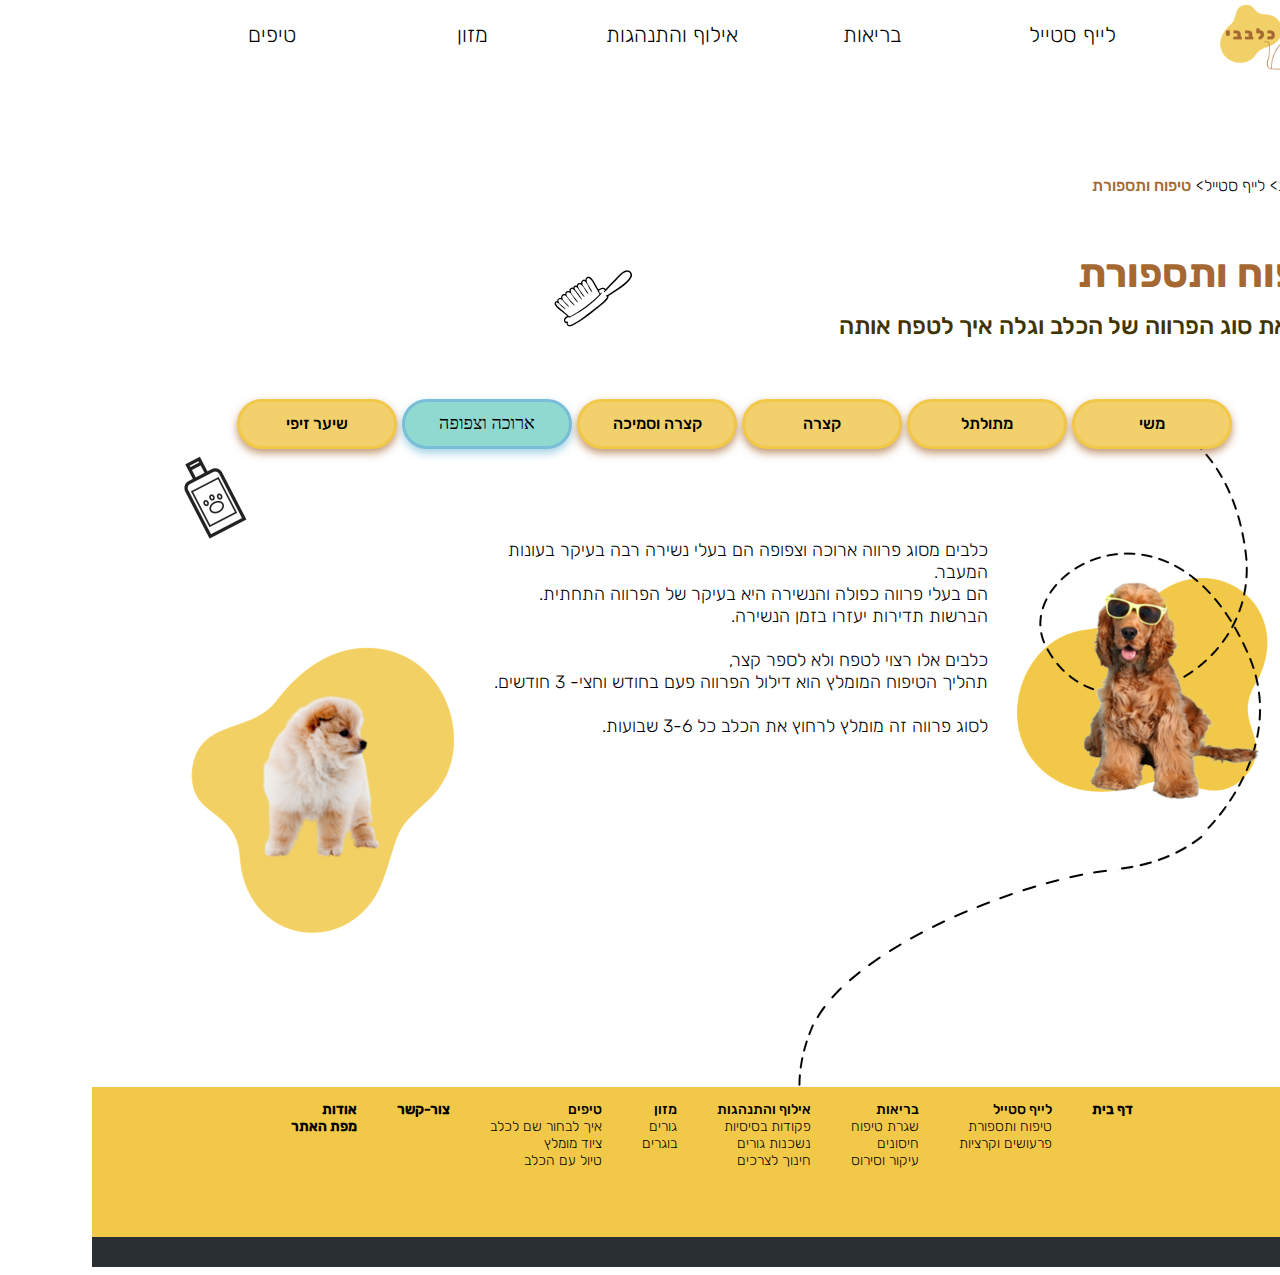
<file: 5long.html>
﻿<!doctype html>
<html lang="he">
<head>
    <meta charset="utf-8" />
    <title>טיפוח ותספורת - ארוכה וצפופה</title>
    <meta name="description" content="" />
    <meta name="keywords" content="" />
    <meta name="author" content="" />
    <meta name="viewport" content="width=device-width, initial-scale=1.0, user-scalable=yes">
    <!-- CSS -->
    <link href="styles/myStyle.css" rel="stylesheet" />
    <link rel="icon" href="project/favicon.png" />

</head>
<body>
    <div id="container">
        <header>
            <a id='skip-nav' class='screenreader-text' href='#main-content'>
                דלג לתוכן העמוד
            </a>
            <nav id="headerNav" aria-label="תפריט ניווט ראשי" role="navigation">

                <ul>
                    <li>
                        <a href="index.html">

                            <img id="homeLogo" src="project/logo.png" alt="כלבבי - המדריך לכלב הראשון שלי" title="כלבבי - המדריך לכלב הראשון שלי">
                        </a>
                    </li>
                    <li>
                        <div>
                            <a href="#" class="BoldLifestyle">לייף סטייל</a>
                        </div>
                        <ul>
                            <li>
                                <a href="haircut.html" class="secondNavStainsbold">טיפוח ותספורת</a>
                            </li>
                            <li><a href="tick.html" class="secondNavStains">פרעושים וקרציות</a></li>
                        </ul>
                    </li>
                    <li>
                        <div>
                            <a href="#" class="notActive navLine">בריאות</a>
                        </div>
                    </li>
                    <li>
                        <div>
                            <a href="#" class="notActive navLine">אילוף והתנהגות</a>
                        </div>
                    </li>
                    <li>
                        <div>
                            <a href="#" class="notActive navLine">מזון</a>
                        </div>
                    </li>
                    <li>
                        <div>
                            <a href="#" class="notActive navLine">טיפים</a>
                        </div>
                    </li>
                </ul>

            </nav>
            <nav id="breadCrumbs" aria-label="תפריט התמצאות" role="navigation">
                <ol>
                    <li>
                        <a href="index.html">דף הבית</a>
                    </li>

                    <li>לייף סטייל</li>

                    <li>טיפוח ותספורת</li>
                </ol>
            </nav>
        </header>
        <main role="main" id='main-content'>
            <div id="front">
                <div>
                    <img class="pic" src="backHair/backLong.png" alt=""/>
                </div>
                <h1>
                    טיפוח ותספורת
                </h1>
                <h2>
                    בחר את סוג הפרווה של הכלב וגלה איך לטפח אותה
                </h2>
                <br /> <br />
                <div id="HairButton">
                    <button class="button1" onClick="window.location.href='1meshi.html';">
                        משי
                    </button>
                    <button class="button1" onClick="window.location.href='2curl.html';">
                        מתולתל
                    </button>
                    <button class="button1" onClick="window.location.href='3short.html';">
                        קצרה
                    </button>
                    <button class="button1" onClick="window.location.href='4shortthick.html';">
                        קצרה וסמיכה
                    </button>
                    <button class="button2">
                        ארוכה וצפופה
                    </button>
                    <button class="button1" onClick="window.location.href='6zifi.html';">
                        שיער זיפי
                    </button>
                </div>
                <p class="centerhair">
                    כלבים מסוג פרווה ארוכה וצפופה הם בעלי נשירה רבה בעיקר בעונות המעבר.<br />
                    הם בעלי פרווה כפולה והנשירה היא בעיקר של הפרווה התחתית.<br />
                    הברשות תדירות יעזרו בזמן הנשירה.<br /><br />
                    כלבים אלו רצוי לטפח ולא לספר קצר,<br />
                    תהליך הטיפוח המומלץ הוא דילול הפרווה פעם בחודש וחצי- 3 חודשים.<br /><br />
                    לסוג פרווה זה מומלץ לרחוץ את הכלב כל 3-6 שבועות.
                </p>
                </div>
        </main>
        <footer class="haircutfooter">
            <div class="orderFlex">
                <section>
                    <ul>
                        <li class="bold"><a href="index.html">דף בית</a></li>
                    </ul>
                </section>

                <section>

                    <ul>
                        לייף סטייל
                        <li><a href="haircut.html">טיפוח ותספורת</a></li>
                        <li><a href="tick.html">פרעושים וקרציות</a></li>
                    </ul>
                </section>

                <section>
                    <ul>
                        בריאות
                        <li><a class="notActive" href="#">שגרת טיפוח</a></li>
                        <li><a class="notActive" href="#">חיסונים</a></li>
                        <li><a class="notActive" href="#">עיקור וסירוס</a></li>
                    </ul>
                </section>

                <section>
                    <ul>
                        אילוף והתנהגות
                        <li><a class="notActive" href="#">פקודות בסיסיות</a></li>
                        <li><a class="notActive" href="#">נשכנות גורים</a></li>
                        <li><a class="notActive" href="#">חינוך לצרכים</a></li>
                    </ul>
                </section>

                <section>
                    <ul>
                        מזון
                        <li><a class="notActive" href="#">גורים</a></li>
                        <li><a class="notActive" href="#">בוגרים</a></li>
                    </ul>
                </section>

                <section>
                    <ul>
                        טיפים
                        <li><a class="notActive" href="#">איך לבחור שם לכלב</a></li>
                        <li><a class="notActive" href="#">ציוד מומלץ</a></li>
                        <li><a class="notActive" href="#">טיול עם הכלב</a></li>
                    </ul>
                </section>

                <section>
                    <ul>
                        <li class="bold"><a href="contactUs.html">צור-קשר</a></li>
                    </ul>

                </section>

                <section>
                    <ul>
                        <li class="bold"> <a href="about.html">אודות</a></li>
                        <li class="bold"><a href="sitemap.html">מפת האתר</a></li>
                    </ul>

                </section>
            </div>
        </footer>
        </div>
</body>
</html>
</file>
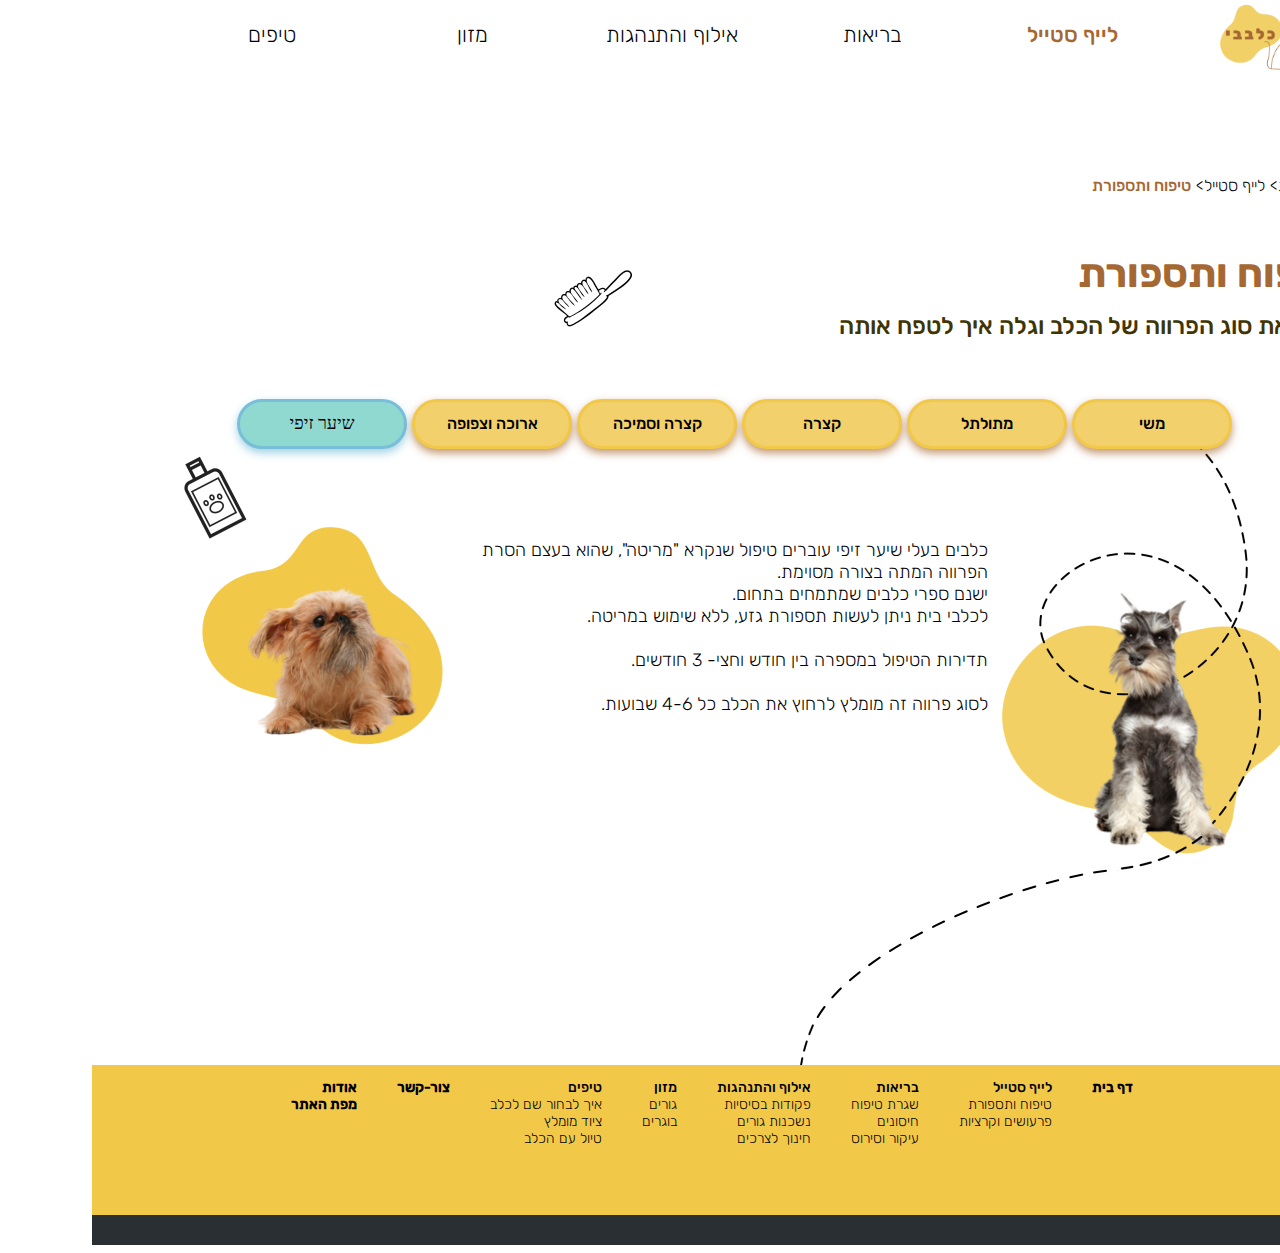
<file: 6zifi.html>
﻿<!doctype html>
<html lang="he">
<head>
    <meta charset="utf-8" />
    <title>טיפוח ותספורת - שיער זיפי</title>
    <meta name="description" content="" />
    <meta name="keywords" content="" />
    <meta name="author" content="" />
    <meta name="viewport" content="width=device-width, initial-scale=1.0, user-scalable=yes">
    <!-- CSS -->
    <link href="styles/myStyle.css" rel="stylesheet" />
    <link rel="icon" href="project/favicon.png" />

</head>
<body>
    <div id="container">
        <header>
            <a id='skip-nav' class='screenreader-text' href='#main-content'>
                דלג לתוכן העמוד
            </a>
            <nav id="headerNav" aria-label="תפריט ניווט ראשי" role="navigation">

                <ul>
                    <li>
                        <a href="index.html">

                            <img id="homeLogo" src="project/logo.png" alt="כלבבי - המדריך לכלב הראשון שלי" title="כלבבי - המדריך לכלב הראשון שלי">
                        </a>
                    </li>
                    <li>
                        <div>
                            <a href="#" class="BoldBrown">לייף סטייל</a>
                        </div>
                        <ul>
                            <li>
                                <a href="haircut.html" class="secondNavStainsbold">טיפוח ותספורת</a>
                            </li>
                            <li><a href="tick.html" class="secondNavStains">פרעושים וקרציות</a></li>
                        </ul>
                    </li>
                    <li>
                        <div>
                            <a href="#" class="notActive navLine">בריאות</a>
                        </div>
                    </li>
                    <li>
                        <div>
                            <a href="#" class="notActive navLine">אילוף והתנהגות</a>
                        </div>
                    </li>
                    <li>
                        <div>
                            <a href="#" class="notActive navLine">מזון</a>
                        </div>
                    </li>
                    <li>
                        <div>
                            <a href="#" class="notActive navLine">טיפים</a>
                        </div>
                    </li>
                </ul>

            </nav>
            <nav id="breadCrumbs" aria-label="תפריט התמצאות" role="navigation">
                <ol>
                    <li>
                        <a href="index.html">דף הבית</a>
                    </li>

                    <li>לייף סטייל</li>

                    <li>טיפוח ותספורת</li>
                </ol>
            </nav>
        </header>
        <main role="main" id='main-content'>
            <div id="front">
                <div>
                    <img class="pic" src="backHair/backZifi.png" />
                </div>
                <h1>
                    טיפוח ותספורת
                </h1>
                <h2>
                    בחר את סוג הפרווה של הכלב וגלה איך לטפח אותה
                </h2>
                <br /> <br />
                <div id="HairButton">
                    <button class="button1" onClick="window.location.href='1meshi.html';">
                        משי
                    </button>
                    <button class="button1" onClick="window.location.href='2curl.html';">
                        מתולתל
                    </button>
                    <button class="button1" onClick="window.location.href='3short.html';">
                        קצרה
                    </button>
                    <button class="button1" onClick="window.location.href='4shortthick.html';">
                        קצרה וסמיכה
                    </button>
                    <button class="button1" onClick="window.location.href='5long.html';">
                        ארוכה וצפופה
                    </button>
                    <button class="button2">
                        שיער זיפי
                    </button>
                </div>
                <p class="centerhair">
                    כלבים בעלי שיער זיפי  עוברים טיפול שנקרא "מריטה",
                    שהוא בעצם הסרת הפרווה המתה בצורה מסוימת.<br />
                    ישנם ספרי כלבים שמתמחים בתחום.<br />
                    לכלבי בית ניתן לעשות תספורת גזע, ללא שימוש במריטה.<br /><br />
                    תדירות הטיפול במספרה בין חודש וחצי- 3 חודשים.<br /><br />
                    לסוג פרווה זה מומלץ לרחוץ את הכלב כל 4-6 שבועות.
                </p>
                </div>
        </main>
        <footer class="haircutfooter">
            <div class="orderFlex">
                <section>
                    <ul>
                        <li class="bold"><a href="index.html">דף בית</a></li>
                    </ul>
                </section>

                <section>

                    <ul>
                        לייף סטייל
                        <li><a href="haircut.html">טיפוח ותספורת</a></li>
                        <li><a href="tick.html">פרעושים וקרציות</a></li>
                    </ul>
                </section>

                <section>
                    <ul>
                        בריאות
                        <li><a class="notActive" href="#">שגרת טיפוח</a></li>
                        <li><a class="notActive" href="#">חיסונים</a></li>
                        <li><a class="notActive" href="#">עיקור וסירוס</a></li>
                    </ul>
                </section>

                <section>
                    <ul>
                        אילוף והתנהגות
                        <li><a class="notActive" href="#">פקודות בסיסיות</a></li>
                        <li><a class="notActive" href="#">נשכנות גורים</a></li>
                        <li><a class="notActive" href="#">חינוך לצרכים</a></li>
                    </ul>
                </section>

                <section>
                    <ul>
                        מזון
                        <li><a class="notActive" href="#">גורים</a></li>
                        <li><a class="notActive" href="#">בוגרים</a></li>
                    </ul>
                </section>

                <section>
                    <ul>
                        טיפים
                        <li><a class="notActive" href="#">איך לבחור שם לכלב</a></li>
                        <li><a class="notActive" href="#">ציוד מומלץ</a></li>
                        <li><a class="notActive" href="#">טיול עם הכלב</a></li>
                    </ul>
                </section>

                <section>
                    <ul>
                        <li class="bold"><a href="contactUs.html">צור-קשר</a></li>
                    </ul>

                </section>

                <section>
                    <ul>
                        <li class="bold"> <a href="about.html">אודות</a></li>
                        <li class="bold"><a href="sitemap.html">מפת האתר</a></li>
                    </ul>

                </section>
            </div>
        </footer>
        </div>
</body>
</html>
</file>
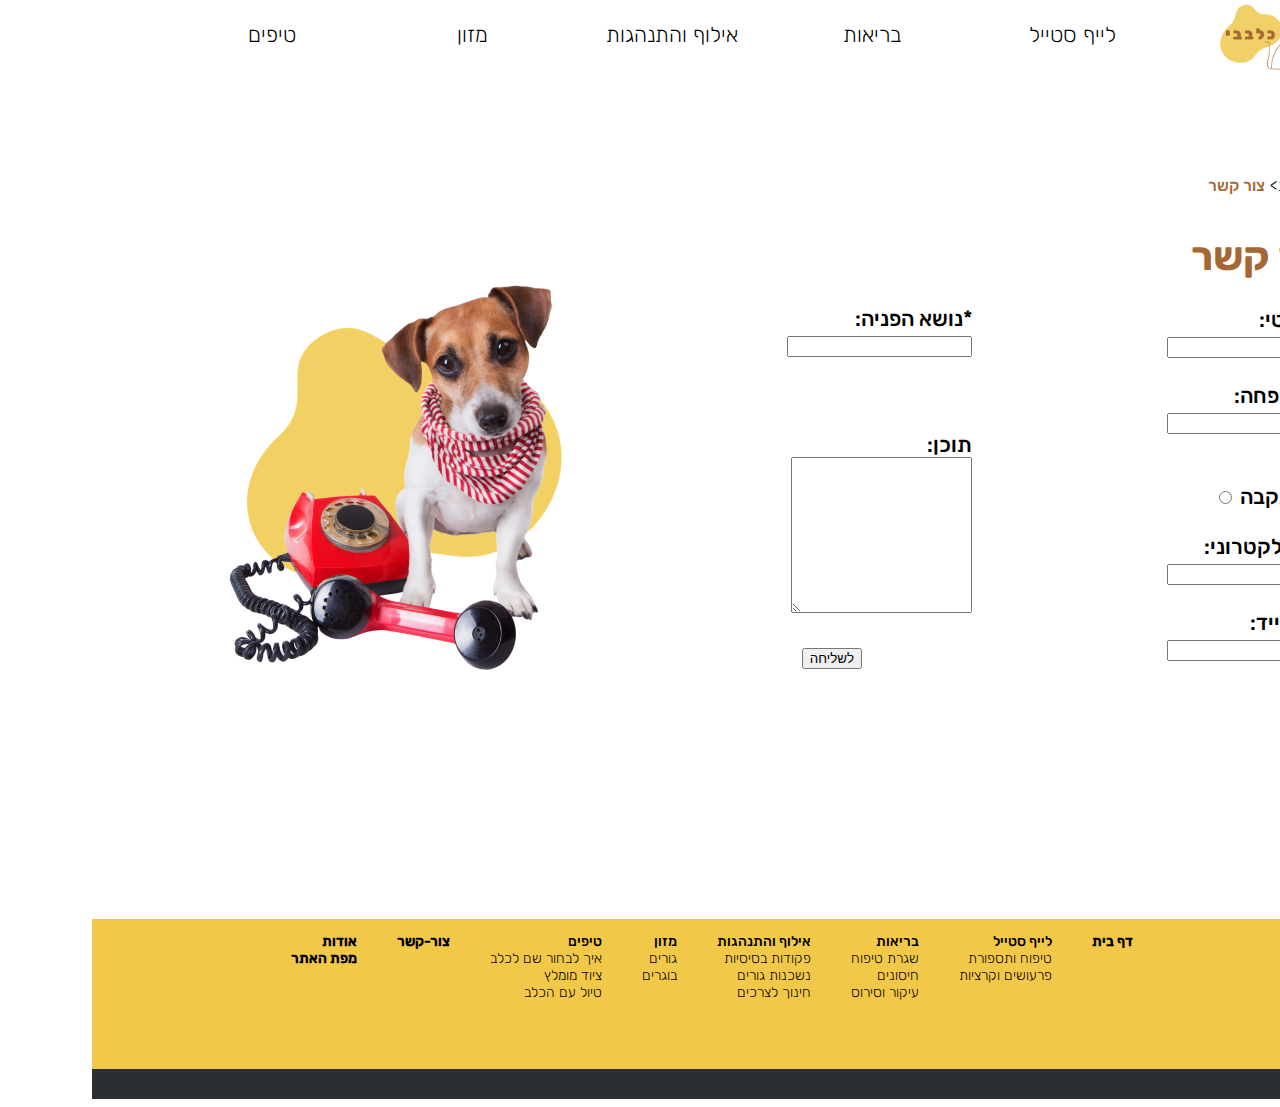
<file: contactUs.html>
﻿
<!doctype html>
<html lang="he">
<head>
    <meta charset="utf-8">
    <title> כלבבי - צור קשר</title>
    <meta name="description" content=" עמוד צור קשר אתר כלבבי" />
    <meta name="keywords" content="צור קשר" />
    <meta name="author" content="" />
    <meta name="viewport" content="width=device-width, initial-scale=1.0, user-scalable=yes">

    <!-- CSS -->
    <link href="styles/myStyle.css" rel="stylesheet" />
    <link rel="icon" href="project/favicon.png" />
</head>
<body>

    <div id="container">
        <header>
            <img id="backcontact" src="project/backcontact.png" alt="" />
            <a id='skip-nav' class='screenreader-text' href='#main-content'>
                דלג לתוכן העמוד
            </a>
            <nav id="headerNav" aria-label="תפריט ניווט ראשי" role="navigation">

                <ul>
                    <li>
                        <a href="index.html">

                            <img id="homeLogo" src="project/logo.png" alt="כלבבי - המדריך לכלב הראשון שלי" title="כלבבי - המדריך לכלב הראשון שלי">
                        </a>
                    </li>
                    <li>
                        <div>
                            <a href="#" class="navLine default">לייף סטייל</a>
                        </div>
                        <ul>
                            <li>
                                <a href="haircut.html" class="secondNavStains">טיפוח ותספורת</a>
                            </li>

                            <li><a href="tick.html" class="secondNavStains">פרעושים וקרציות</a></li>
                        </ul>
                    </li>
                    <li>
                        <div>
                            <a href="#" class="notActive navLine">בריאות</a>
                        </div>
                    </li>
                    <li>
                        <div>
                            <a href="#" class="notActive navLine">אילוף והתנהגות</a>
                        </div>
                    </li>
                    <li>
                        <div>
                            <a href="#" class="notActive navLine">מזון</a>
                        </div>
                    </li>
                    <li>
                        <div>
                            <a href="#" class="notActive navLine">טיפים</a>
                        </div>
                    </li>
                </ul>

            </nav>
            <nav id="breadCrumbs" aria-label="תפריט התמצאות" role="navigation">
                <ol>
                    <li>
                        <a href="index.html">דף הבית</a>
                    </li>

                    <li>
                        צור קשר
                    </li>
                </ol>
            </nav>
        </header>
        <main role="main" id="main-content">
            <div id="container">
                <div id="oncontact">
                    <h1>צור קשר</h1>
                    <form>
                        <input type="hidden" id="myEmail" name="svata" value="svetagerman24121996@gmail.com">
                        <div id="right">
                            <label for="firstName">
                                *שם פרטי: <br>
                            </label>
                            <input id="firstName" type="text" name="שם פרטי" required aria-invalid="true" aria-describedby="nameLastnameError">

                            <br /><br />
                            <label for="lastName">
                                *שם משפחה:  <br>
                            </label>
                            <input id="lastName" type="text" name="שם משפחה" required aria-invalid="true" aria-describedby="nameLastnameError">

                            <br /><br />
                            <div id="nameLastnameError" role="alert"></div>


                            <label for="gender">
                                מגדר: <br>
                            </label>
                            זכר  <input id="gender" type="radio" name="gender">
                            נקבה <input id="gender" type="radio" name="gender">

                            <br /><br />

                            <label for="email">
                                *דואר אלקטרוני:  <br>
                            </label>
                            <input id="email" type="email" name="כתובת דואר אלקטרוני" required aria-invalid="true" aria-describedby="emailError">

                            <br /><br />
                            <div id="emailError" role="alert"></div>


                            <label for="phoneNumber">
                                *טלפון נייד:  <br>
                            </label>
                            <input id="phoneNumber" type="number" name="מספר טלפון" required aria-invalid="true" aria-describedby="numberError">

                            <br /><br />
                            <div id="numberError" role="alert"></div>

                        </div>

                        <div id="left">
                            <label for="topic">
                                *נושא הפניה: <br>
                            </label>
                            <input id="topic" type="text" name="נושא" required aria-invalid="true" aria-describedby="subjectError">

                            <br /><br />
                            <div id="subjectError" role="alert"></div>

                            <label for="topic">
                                <br><br>
                                תוכן: <br>
                            </label>
                            <textarea name="השאר את פנייתך כאן" rows="10" required aria-invalid="false"> </textarea>

                            <br><br>

                            <label for="sent"></label>
                            <input id="sent" type="submit" value="לשליחה">
                        </div>
                    </form>
                </div>
            </div>
        </main>

        <footer id="footercontact">
            <div class="orderFlex">
                <section>
                    <ul>
                        <li class="bold"><a href="index.html">דף בית</a></li>
                    </ul>
                </section>

                <section>

                    <ul>
                        לייף סטייל
                        <li><a href="haircut.html">טיפוח ותספורת</a></li>
                        <li><a href="tick.html">פרעושים וקרציות</a></li>
                    </ul>
                </section>

                <section>
                    <ul>
                        בריאות
                        <li><a class="notActive" href="#">שגרת טיפוח</a></li>
                        <li><a class="notActive" href="#">חיסונים</a></li>
                        <li><a class="notActive" href="#">עיקור וסירוס</a></li>
                    </ul>
                </section>

                <section>
                    <ul>
                        אילוף והתנהגות
                        <li><a class="notActive" href="#">פקודות בסיסיות</a></li>
                        <li><a class="notActive" href="#">נשכנות גורים</a></li>
                        <li><a class="notActive" href="#">חינוך לצרכים</a></li>
                    </ul>
                </section>

                <section>
                    <ul>
                        מזון
                        <li><a class="notActive" href="#">גורים</a></li>
                        <li><a class="notActive" href="#">בוגרים</a></li>
                    </ul>
                </section>

                <section>
                    <ul>
                        טיפים
                        <li><a class="notActive" href="#">איך לבחור שם לכלב</a></li>
                        <li><a class="notActive" href="#">ציוד מומלץ</a></li>
                        <li><a class="notActive" href="#">טיול עם הכלב</a></li>
                    </ul>
                </section>

                <section>
                    <ul>
                        <li class="bold"><a href="contactUs.html">צור-קשר</a></li>
                    </ul>

                </section>

                <section>
                    <ul>
                        <li class="bold"> <a href="about.html">אודות</a></li>
                        <li class="bold"><a href="sitemap.html">מפת האתר</a></li>
                    </ul>

                </section>
            </div>
        </footer>
    </div>
</body>

</html>
</file>
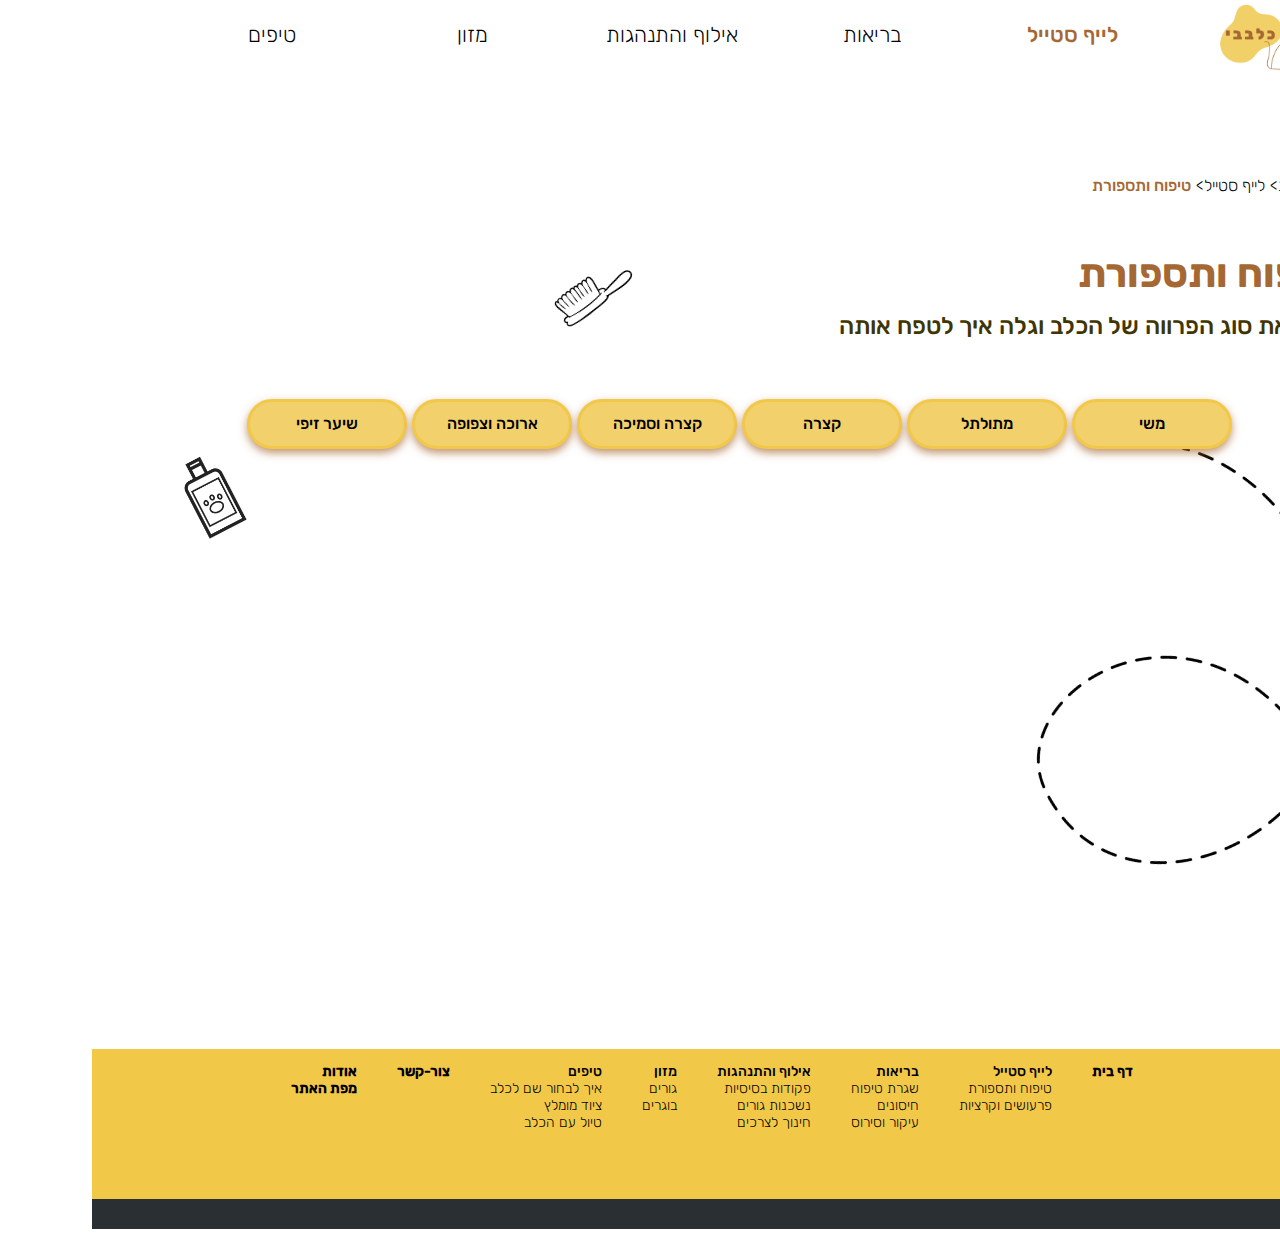
<file: haircut.html>
﻿<!doctype html>
<html lang="he">
<head>
    <meta charset="utf-8" />
    <title>טיפוח ותספורת </title>
    <meta name="description" content="עמוד פנימי בנושא טיפוח ותספורת" />
    <meta name="keywords" content="תספורת, שמפו, פרווה, סוגי כלבים, סוג פרווה, מקלחת" />
    <meta name="author" content="" />
    <meta name="viewport" content="width=device-width, initial-scale=1.0, user-scalable=yes">
    <!-- CSS -->
    <link href="styles/myStyle.css" rel="stylesheet" />
    <link rel="icon" href="project/favicon.png" />


</head>
<body>
    <div id="container">
        <header>
            <a id='skip-nav' class='screenreader-text' href='#main-content'>
                דלג לתוכן העמוד
            </a>
            <nav id="headerNav" aria-label="תפריט ניווט ראשי" role="navigation">

                <ul>
                    <li>
                        <a href="index.html">

                            <img id="homeLogo" src="project/logo.png" alt="כלבבי - המדריך לכלב הראשון שלי" title="כלבבי - המדריך לכלב הראשון שלי">
                        </a>
                    </li>
                    <li>
                        <div>
                            <a href="#" class="BoldBrown">לייף סטייל</a>
                        </div>
                        <ul>
                            <li>
                                <a href="haircut.html" class="secondNavStains">טיפוח ותספורת</a>

                            </li>
                            <li><a href="tick.html" class="secondNavStains">פרעושים וקרציות</a></li>

                        </ul>
                    </li>
                    <li>
                        <div>
                            <a href="#" class="notActive navLine">בריאות</a>
                        </div>
                    </li>
                    <li>
                        <div>
                            <a href="#" class="notActive navLine">אילוף והתנהגות</a>
                        </div>
                    </li>
                    <li>
                        <div>
                            <a href="#" class="notActive navLine">מזון</a>
                        </div>
                    </li>
                    <li>
                        <div>
                            <a href="#" class="notActive navLine">טיפים</a>
                        </div>
                    </li>
                </ul>

            </nav>
            <nav id="breadCrumbs" aria-label="תפריט התמצאות" role="navigation">

                <ol>
                    <li>
                        <a href="index.html">דף הבית</a>
                    </li>

                    <li>לייף סטייל</li>

                    <li>טיפוח ותספורת</li>
                </ol>
            </nav>
        </header>
        <main role="main" id='main-content'>
            <div id="front">

                <img class="pic" src="project/backHair.png" />
                <h1>
                    טיפוח ותספורת
                </h1>
                <h2>
                    בחר את סוג הפרווה של הכלב וגלה איך לטפח אותה
                </h2>
                <br /> <br />
                <div id="HairButton">
                    <button class="button1" onClick="window.location.href='1meshi.html';">
                        משי
                    </button>
                    <button class="button1" onClick="window.location.href='2curl.html';">
                        מתולתל
                    </button>
                    <button class="button1" onClick="window.location.href='3short.html';">
                        קצרה
                    </button>
                    <button class="button1" onClick="window.location.href='4shortthick.html';">
                        קצרה וסמיכה
                    </button>
                    <button class="button1" onClick="window.location.href='5long.html';">
                        ארוכה וצפופה
                    </button>
                    <button class="button1" onClick="window.location.href = ' 6zifi.html';">
                        שיער זיפי
                    </button>
                </div>
            </div>
        </main>

        <footer id="haircutmainfooter">
            <div class="orderFlex">
                <section>
                    <ul>
                        <li class="bold"><a href="index.html">דף בית</a></li>
                    </ul>
                </section>

                <section>

                    <ul>
                        לייף סטייל
                        <li><a href="haircut.html">טיפוח ותספורת</a></li>
                        <li><a href="tick.html">פרעושים וקרציות</a></li>
                    </ul>
                </section>

                <section>
                    <ul>
                        בריאות
                        <li><a class="notActive" href="#">שגרת טיפוח</a></li>
                        <li><a class="notActive" href="#">חיסונים</a></li>
                        <li><a class="notActive" href="#">עיקור וסירוס</a></li>
                    </ul>
                </section>

                <section>
                    <ul>
                        אילוף והתנהגות
                        <li><a class="notActive" href="#">פקודות בסיסיות</a></li>
                        <li><a class="notActive" href="#">נשכנות גורים</a></li>
                        <li><a class="notActive" href="#">חינוך לצרכים</a></li>
                    </ul>
                </section>

                <section>
                    <ul>
                        מזון
                        <li><a class="notActive" href="#">גורים</a></li>
                        <li><a class="notActive" href="#">בוגרים</a></li>
                    </ul>
                </section>

                <section>
                    <ul>
                        טיפים
                        <li><a class="notActive" href="#">איך לבחור שם לכלב</a></li>
                        <li><a class="notActive" href="#">ציוד מומלץ</a></li>
                        <li><a class="notActive" href="#">טיול עם הכלב</a></li>
                    </ul>
                </section>

                <section>
                    <ul>
                        <li class="bold"><a href="contactUs.html">צור-קשר</a></li>
                    </ul>

                </section>

                <section>
                    <ul>
                        <li class="bold"> <a href="about.html">אודות</a></li>
                        <li class="bold"><a href="sitemap.html">מפת האתר</a></li>
                    </ul>

                </section>
            </div>
        </footer>
        </div>
</body>
</html>
</file>
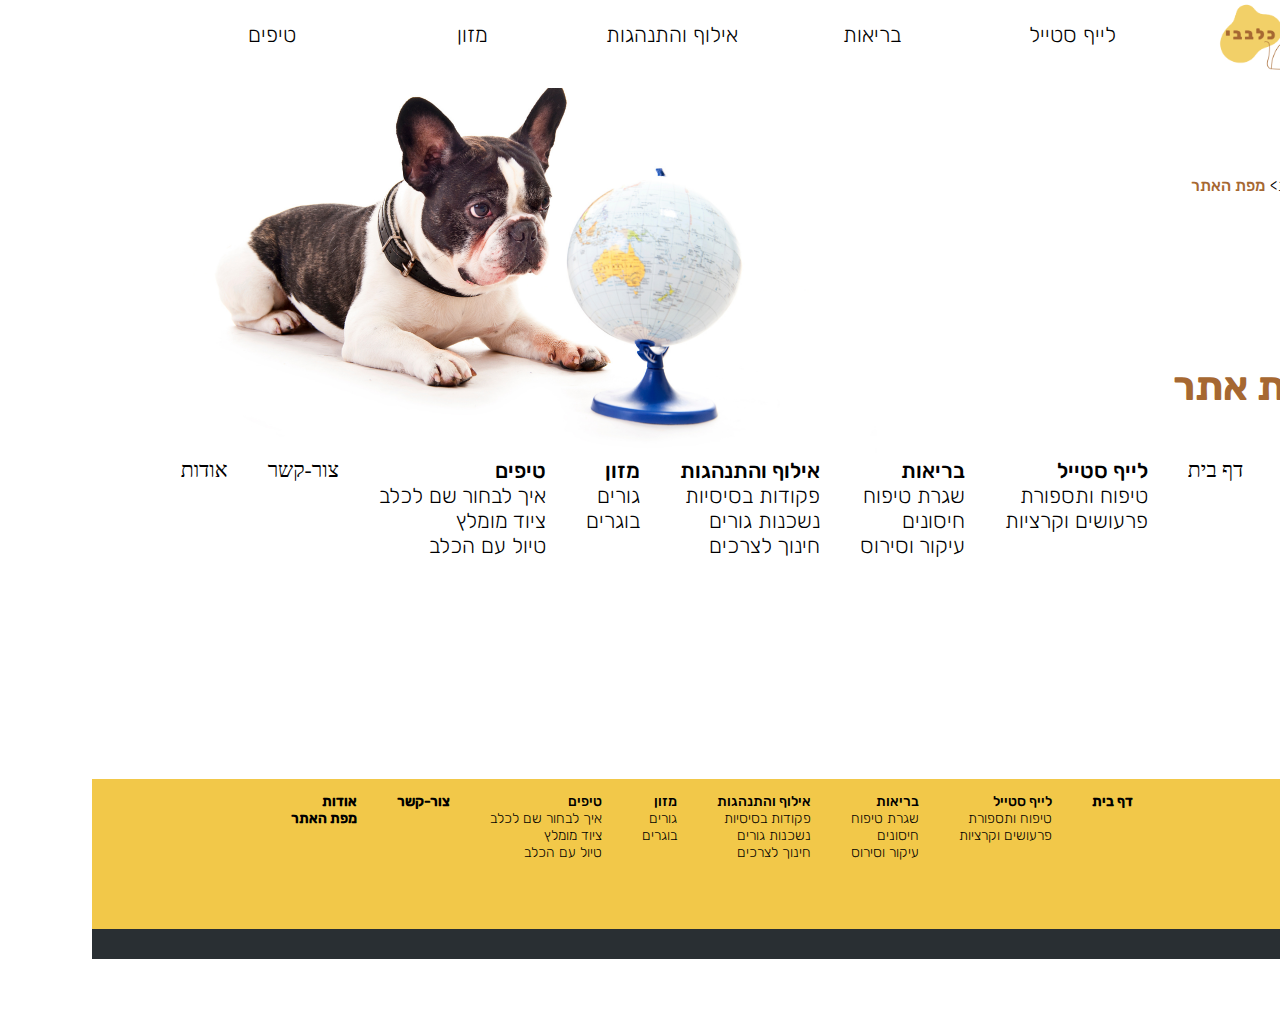
<file: sitemap.html>
﻿<!doctype html>
<html lang="he">
<head>
    <meta charset="utf-8">
    <title> כלבבי - מפת האתר</title>
    <meta name="description" content=" מפת האתר" />
    <meta name="keywords" content="מפת האתר כלבבי" />
    <meta name="author" content="" />
    <meta name="viewport" content="width=device-width, initial-scale=1.0, user-scalable=yes">
    <!-- CSS -->
    <link href="styles/myStyle.css" rel="stylesheet" />
    <link rel="icon" href="project/favicon.png" />

</head>
<body>
    <div id="container">
        <header>
            <img id="backmap" src="project/backmap.png" alt=""/>
            <a id='skip-nav' class='screenreader-text' href='#main-content'>
                דלג לתוכן העמוד
            </a>
            <nav id="headerNav" aria-label="תפריט ניווט ראשי">
                <ul>
                    <li>
                        <a href="index.html">
                            <img id="homeLogo" src="project/logo.png" alt="כלבבי - המדריך לכלב הראשון שלי" title="כלבבי - המדריך לכלב הראשון שלי">
                        </a>
                    </li>
                    <li>
                        <div>
                            <a href="#" class="navLine default">לייף סטייל</a>
                        </div>
                        <ul>
                            <li>
                                <a href="haircut.html" class="secondNavStains">טיפוח ותספורת</a>
                            </li>
                            <li><a href="tick.html" class="secondNavStains">פרעושים וקרציות</a></li>
                        </ul>
                    </li>
                    <li>
                        <div>
                            <a href="#" class="notActive navLine">בריאות</a>
                        </div>
                    </li>
                    <li>
                        <div>
                            <a href="#" class="notActive navLine">אילוף והתנהגות</a>
                        </div>
                    </li>
                    <li>
                        <div>
                            <a href="#" class="notActive navLine">מזון</a>
                        </div>
                    </li>
                    <li>
                        <div>
                            <a href="#" class="notActive navLine">טיפים</a>
                        </div>
                    </li>
                </ul>
            </nav>

            <nav id="breadCrumbs" aria-label="תפריט התמצאות">
                <ol>
                    <li>
                        <a href="index.html">דף הבית</a>
                    </li>
                    <li>
                        מפת האתר
                    </li>
                </ol>
            </nav>
        </header>
        <main role="main" id="main-content">
            <div id="front">
                <div id="upmap">
                    <h1>מפת אתר</h1>
                    <div class="orderFlex">
                        <section>
                            <ul>
                                <li class="boldS"><a href="index.html">דף בית</a></li>
                            </ul>
                        </section>
                        <section>
                            <ul>
                                לייף סטייל
                                <li><a href="haircut.html">טיפוח ותספורת</a></li>
                                <li><a href="tick.html">פרעושים וקרציות</a></li>
                            </ul>
                        </section>
                        <section>
                            <ul>
                                בריאות
                                <li><a class="notActive" href="#">שגרת טיפוח</a></li>
                                <li><a class="notActive" href="#">חיסונים</a></li>
                                <li><a class="notActive" href="#">עיקור וסירוס</a></li>
                            </ul>
                        </section>
                        <section>
                            <ul>
                                אילוף והתנהגות
                                <li><a class="notActive" href="#">פקודות בסיסיות</a></li>
                                <li><a class="notActive" href="#">נשכנות גורים</a></li>
                                <li><a class="notActive" href="#">חינוך לצרכים</a></li>
                            </ul>
                        </section>
                        <section>
                            <ul>
                                מזון
                                <li><a class="notActive" href="#">גורים</a></li>
                                <li><a class="notActive" href="#">בוגרים</a></li>
                            </ul>
                        </section>
                        <section>
                            <ul>
                                טיפים
                                <li><a class="notActive" href="#">איך לבחור שם לכלב</a></li>
                                <li><a class="notActive" href="#">ציוד מומלץ</a></li>
                                <li><a class="notActive" href="#">טיול עם הכלב</a></li>
                            </ul>
                        </section>
                        <section>
                            <ul>
                                <li class="boldS"><a href="contactUs.html">צור-קשר</a></li>
                            </ul>
                        </section>
                        <section>
                            <ul>
                                <li class="boldS"> <a href="about.html">אודות</a></li>
                            </ul>
                        </section>
                    </div>
                </div>
            </div>
            </main>

            <footer id="sitefooter">
                <div class="orderFlex">
                    <section>
                        <ul>
                            <li class="bold"><a href="index.html">דף בית</a></li>
                        </ul>
                    </section>
                    <section>
                        <ul>
                            לייף סטייל
                            <li><a href="haircut.html">טיפוח ותספורת</a></li>
                            <li><a href="tick.html">פרעושים וקרציות</a></li>
                        </ul>
                    </section>
                    <section>
                        <ul>
                            בריאות
                            <li><a class="notActive" href="#">שגרת טיפוח</a></li>
                            <li><a class="notActive" href="#">חיסונים</a></li>
                            <li><a class="notActive" href="#">עיקור וסירוס</a></li>
                        </ul>
                    </section>
                    <section>
                        <ul>
                            אילוף והתנהגות
                            <li><a class="notActive" href="#">פקודות בסיסיות</a></li>
                            <li><a class="notActive" href="#">נשכנות גורים</a></li>
                            <li><a class="notActive" href="#">חינוך לצרכים</a></li>
                        </ul>
                    </section>
                    <section>
                        <ul>
                            מזון
                            <li><a class="notActive" href="#">גורים</a></li>
                            <li><a class="notActive" href="#">בוגרים</a></li>
                        </ul>
                    </section>
                    <section>
                        <ul>
                            טיפים
                            <li><a class="notActive" href="#">איך לבחור שם לכלב</a></li>
                            <li><a class="notActive" href="#">ציוד מומלץ</a></li>
                            <li><a class="notActive" href="#">טיול עם הכלב</a></li>
                        </ul>
                    </section>
                    <section>
                        <ul>
                            <li class="bold"><a href="contactUs.html">צור-קשר</a></li>
                        </ul>
                    </section>
                    <section>
                        <ul>
                            <li class="bold"> <a href="about.html">אודות</a></li>
                            <li class="bold"><a href="sitemap.html">מפת האתר</a></li>
                        </ul>
                    </section>
                </div>
            </footer>
    </div>
</body>
</html>
</file>
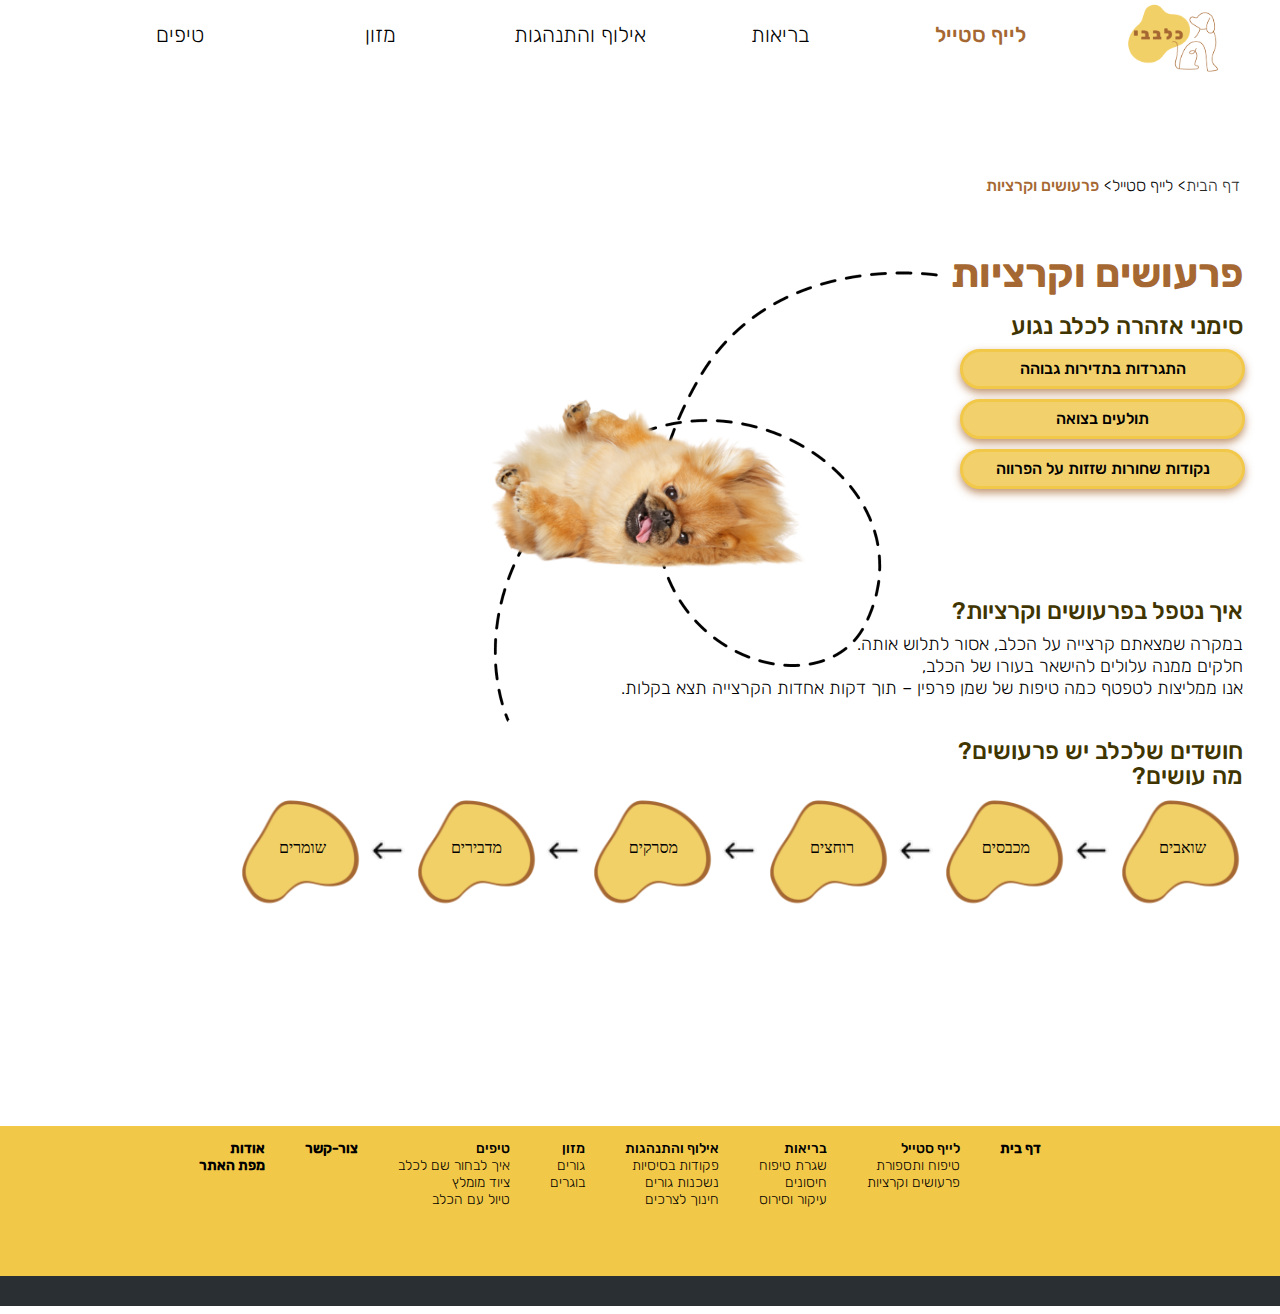
<file: tick.html>
﻿<!doctype html>
<html lang="he">
<head>
    <meta charset="utf-8" />
    <title>פרעושים וקרציות</title>
    <meta name="description" content="" />
    <meta name="keywords" content="" />
    <meta name="author" content="" />
    <meta name="viewport" content="width=device-width, initial-scale=1.0, user-scalable=yes">
    <!-- CSS -->
    <link href="styles/myStyle.css" rel="stylesheet" />
    <link rel="icon" href="project/favicon.png" />
</head>
<body>
    <div id="container">
        <header>
            <nav id="headerNav" aria-label="תפריט ניווט ראשי">

                <ul>
                    <li>
                        <a href="index.html">

                            <img id="homeLogo" src="project/logo.png" alt="כלבבי - המדריך לכלב הראשון שלי" title="כלבבי - המדריך לכלב הראשון שלי">
                        </a>
                    </li>
                    <li>
                        <div>
                            <a href="#" class="BoldBrown">לייף סטייל</a>
                        </div>
                        <ul>
                            <li>
                                <a href="haircut.html" class="secondNavStains">טיפוח ותספורת</a>
                            </li>
                            <li><a href="tick.html" class="secondNavStainsbold">פרעושים וקרציות</a></li>
                        </ul>
                    </li>
                    <li>
                        <div>
                            <a href="#" class="notActive navLine">בריאות</a>
                        </div>
                    </li>
                    <li>
                        <div>
                            <a href="#" class="notActive navLine">אילוף והתנהגות</a>
                        </div>
                    </li>
                    <li>
                        <div>
                            <a href="#" class="notActive navLine">מזון</a>
                        </div>
                    </li>
                    <li>
                        <div>
                            <a href="#" class="notActive navLine">טיפים</a>
                        </div>
                    </li>
                </ul>

            </nav>

            <nav id="breadCrumbs" aria-label="תפריט התמצאות">
                <ol>
                    <li>
                        <a href="index.html">דף הבית</a>
                    </li>

                    <li>לייף סטייל</li>
                    <li>פרעושים וקרציות</li>
                </ol>
            </nav>
        </header>
            <main role="main" id='main-content'>
                <div id="front">
                    <img id="backtick" src="project/backTick.png" />
                    <section>
                        <h1>
                            פרעושים וקרציות
                        </h1>
                        <h2>
                            סימני אזהרה לכלב נגוע
                        </h2>

                        <div id="HairButton">
                            <button class="button3" onClick="window.location.href='tickScrach.html';">
                                התגרדות בתדירות גבוהה
                            </button>
                            <button class="button3" onClick="window.location.href='tickWurm.html';">
                                תולעים בצואה
                            </button>
                            <button class="button3" onClick="window.location.href='tickBlackDots.html';">
                                נקודות שחורות שזזות על הפרווה
                            </button>
                        </div>
                    </section>
                    <section class="tickdown1">
                        <h2>
                            איך נטפל בפרעושים וקרציות?
                        </h2>
                        <p>
                            במקרה שמצאתם קרצייה על הכלב, אסור לתלוש אותה.<br />
                            חלקים ממנה עלולים להישאר בעורו של הכלב,<br />
                            אנו ממליצות לטפטף כמה טיפות של שמן פרפין – תוך דקות אחדות הקרצייה תצא בקלות.
                        </p>
                    </section>
                    <section class="tickdown2">
                        <h2>חושדים שלכלב יש פרעושים?</h2>
                        <h2>מה עושים?</h2>

                        <div class="Flexbtn">
                            <div>
                                <img class="above" src="project/Yb.png" onclick="gifim/ball.gif.src" alt=""/>
                                <p class="up">שואבים</p>

                                <p class="texthover">
                                    שואבים בצורה יסודית את הבית
                                    <br />
                                    <img class="gifsize" src="gifim/vacum.gif" alt=""/>
                                </p>

                            </div>
                            <div>
                                <img class="arr" src="project/arr.png" alt=""/>
                            </div>
                            <div>
                                <img class="above" src="project/Yb.png" alt=""/>
                                <p class="up">מכבסים</p>
                                <p class="texthover">
                                    מכבסים את השמיכות, כיסויי הספות והצעצועים של הכלב בטמפרטורה גבוהה
                                    <br />
                                    <img class="gifsize" src="gifim/whashingmachine.gif" alt=""/>
                                </p>

                            </div>
                            <div>
                                <img class="arr" src="project/arr.png" alt=""/>
                            </div>
                            <div>
                                <img class="above" src="project/Yb.png" alt=""/>
                                <p class="up">רוחצים</p>
                                <p class="texthover">
                                    רוחצים את הכלב באופן ייסודי בעזרת שמפו ייעודי
                                    <br />
                                    <img class="gifsize" src="gifim/shampoo.gif" alt=""/>
                                </p>

                            </div>
                            <div>
                                <img class="arr" src="project/arr.png" alt=""/>
                            </div>
                            <div>
                                <img class="above" src="project/Yb.png" alt=""/>
                                <p class="up">מסרקים</p>
                                <p class="texthover">
                                    מסרקים את הכלב עם מסרק צפוף ומוציאים את הפרעושים
                                    <br />
                                    <img class="gifsize" src="gifim/hairbrush.gif" alt=""/>
                                </p>

                            </div>
                            <div>
                                <img class="arr" src="project/arr.png" alt=""/>
                            </div>
                            <div>
                                <img class="above" src="project/Yb.png" alt=""/>
                                <p class="up">מדבירים</p>
                                <p class="texthover">
                                    מבצעים הדברה מקצועית,בבית ובגינה
                                    <br />
                                    <img class="gifsize" src="gifim/clean.gif" alt=""/>
                                </p>

                            </div>
                            <div>
                                <img class="arr" src="project/arr.png" alt=""/>
                            </div>
                            <div>
                                <img class="above" src="project/Yb.png" alt=""/>
                                <p class="up">שומרים</p>
                                <p class="texthover">
                                    מומלץ להשתמש באמפולות ייעודיות ובקולר נגד קרציות
                                    <br />
                                    <img class="gifsize" src="gifim/vi.gif" alt=""/>
                                </p>
                            </div>

                        </div>
                    </section>
                    </div>
            </main>

            <footer class="tickfooter">
                <div class="orderFlex">
                    <section>
                        <ul>
                            <li class="bold"><a href="index.html">דף בית</a></li>
                        </ul>
                    </section>

                    <section>

                        <ul>
                            לייף סטייל
                            <li><a href="haircut.html">טיפוח ותספורת</a></li>
                            <li><a href="tick.html">פרעושים וקרציות</a></li>
                        </ul>
                    </section>

                    <section>
                        <ul>
                            בריאות
                            <li><a class="notActive" href="#">שגרת טיפוח</a></li>
                            <li><a class="notActive" href="#">חיסונים</a></li>
                            <li><a class="notActive" href="#">עיקור וסירוס</a></li>
                        </ul>
                    </section>

                    <section>
                        <ul>
                            אילוף והתנהגות
                            <li><a class="notActive" href="#">פקודות בסיסיות</a></li>
                            <li><a class="notActive" href="#">נשכנות גורים</a></li>
                            <li><a class="notActive" href="#">חינוך לצרכים</a></li>
                        </ul>
                    </section>

                    <section>
                        <ul>
                            מזון
                            <li><a class="notActive" href="#">גורים</a></li>
                            <li><a class="notActive" href="#">בוגרים</a></li>
                        </ul>
                    </section>

                    <section>
                        <ul>
                            טיפים
                            <li><a class="notActive" href="#">איך לבחור שם לכלב</a></li>
                            <li><a class="notActive" href="#">ציוד מומלץ</a></li>
                            <li><a class="notActive" href="#">טיול עם הכלב</a></li>
                        </ul>
                    </section>

                    <section>
                        <ul>
                            <li class="bold"><a href="contactUs.html">צור-קשר</a></li>
                        </ul>

                    </section>

                    <section>
                        <ul>
                            <li class="bold"> <a href="about.html">אודות</a></li>
                            <li class="bold"><a href="sitemap.html">מפת האתר</a></li>
                        </ul>

                    </section>
                </div>
            </footer>
            </div>
</body>
</html>
</file>
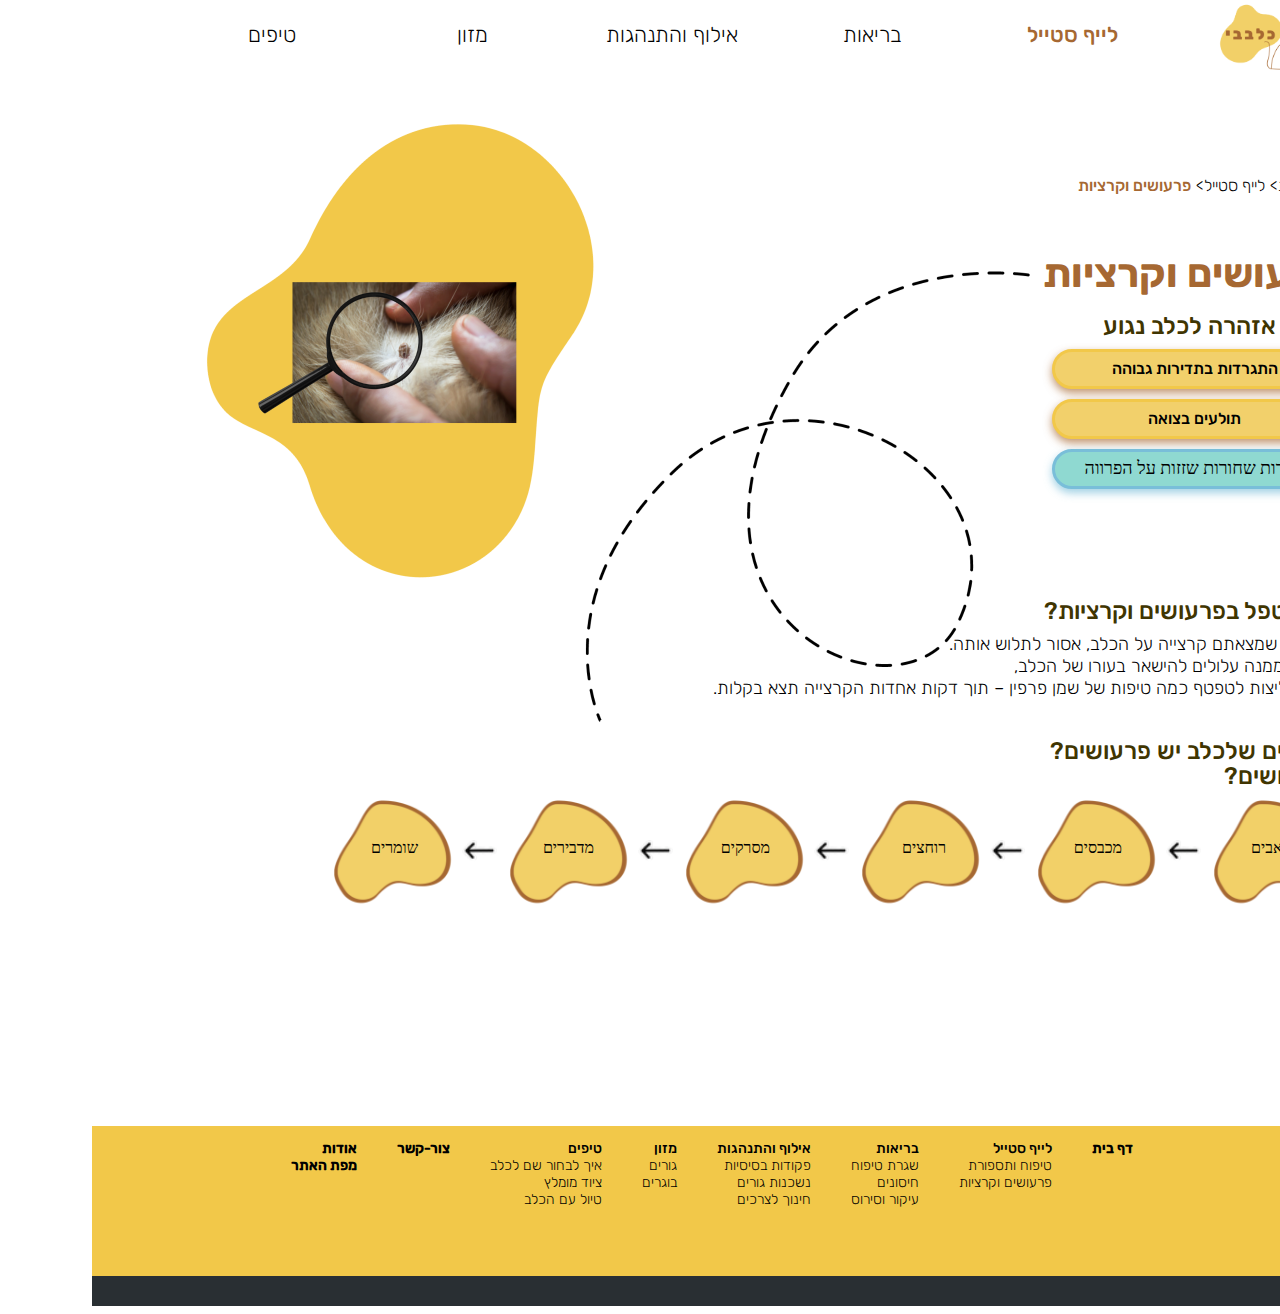
<file: tickBlackDots.html>
﻿<!doctype html>
<html lang="he">
<head>
    <meta charset="utf-8" />
    <title> פרעושים וקרציות</title>
    <meta name="description" content="" />
    <meta name="keywords" content="" />
    <meta name="author" content="" />
    <meta name="viewport" content="width=device-width, initial-scale=1.0, user-scalable=yes">
    <!-- CSS -->
    <link href="styles/myStyle.css" rel="stylesheet" />
    <link rel="icon" href="project/favicon.png" />
</head>
<body>
    <div id="container">
        <header>
            <a id='skip-nav' class='screenreader-text' href='#main-content'>
                דלג לתוכן העמוד
            </a>
            <nav id="headerNav" aria-label="תפריט ניווט ראשי" role="navigation">

                <ul>
                    <li>
                        <a href="index.html">

                            <img id="homeLogo" src="project/logo.png" alt="כלבבי - המדריך לכלב הראשון שלי" title="כלבבי - המדריך לכלב הראשון שלי">
                        </a>
                    </li>
                    <li>
                        <div>
                            <a href="#" class="BoldBrown">לייף סטייל</a>
                        </div>
                        <ul>
                            <li>
                                <a href="haircut.html" class="secondNavStains">טיפוח ותספורת</a>
                            </li>
                            <li><a href="tick.html" class="secondNavStainsbold">פרעושים וקרציות</a></li>
                        </ul>
                    </li>
                    <li>
                        <div>
                            <a href="#" class="notActive navLine">בריאות</a>
                        </div>
                    </li>
                    <li>
                        <div>
                            <a href="#" class="notActive navLine">אילוף והתנהגות</a>
                        </div>
                    </li>
                    <li>
                        <div>
                            <a href="#" class="notActive navLine">מזון</a>
                        </div>
                    </li>
                    <li>
                        <div>
                            <a href="#" class="notActive navLine">טיפים</a>
                        </div>
                    </li>
                </ul>

            </nav>
            <nav id="breadCrumbs" aria-label="תפריט התמצאות" role="navigation">
                <ol>
                    <li>
                        <a href="index.html">דף הבית</a>
                    </li>

                    <li>לייף סטייל</li>
                    <li>פרעושים וקרציות</li>
                </ol>
            </nav>
        </header>
        <main role="main" id="main-content">
            <div id="front">
                <img class="pictick" src="project/backBLackDots.png" />
                <section>
                    <h1>
                        פרעושים וקרציות
                    </h1>
                    <h2>
                        סימני אזהרה לכלב נגוע
                    </h2>
                    <div id="HairButton">
                        <button class="button3" onClick="window.location.href='tickScrach.html';">
                            התגרדות בתדירות גבוהה
                        </button>
                        <button class="button3" onClick="window.location.href='tickWurm.html';">
                            תולעים בצואה

                        </button>
                        <button class="button4" onClick="window.location.href='tickBlackDots.html';">
                            נקודות שחורות שזזות על הפרווה
                        </button>
                    </div>
                </section>
                <section class="tickdown1">
                    <h2>
                        איך נטפל בפרעושים וקרציות?
                    </h2>
                    <p>
                        במקרה שמצאתם קרצייה על הכלב, אסור לתלוש אותה.<br />
                        חלקים ממנה עלולים להישאר בעורו של הכלב,<br />
                        אנו ממליצות לטפטף כמה טיפות של שמן פרפין – תוך דקות אחדות הקרצייה תצא בקלות.
                    </p>
                </section>
                <section class="tickdown2">
                    <h2>חושדים שלכלב יש פרעושים?</h2>
                    <h2>מה עושים?</h2>
                    <div class="Flexbtn">
                        <div>
                            <img class="above" src="project/Yb.png" onclick="gifim/ball.gif.src" alt="" />
                            <p class="up">שואבים</p>

                            <p class="texthover">
                                שואבים בצורה יסודית את הבית
                                <br />
                                <img class="gifsize" src="gifim/vacum.gif" alt="" />
                            </p>

                        </div>
                        <div>
                            <img class="arr" src="project/arr.png" alt="" />
                        </div>
                        <div>
                            <img class="above" src="project/Yb.png" alt="" />
                            <p class="up">מכבסים</p>
                            <p class="texthover">
                                מכבסים את השמיכות, כיסויי הספות והצעצועים של הכלב בטמפרטורה גבוהה
                                <br />
                                <img class="gifsize" src="gifim/whashingmachine.gif" alt="" />
                            </p>

                        </div>
                        <div>
                            <img class="arr" src="project/arr.png" alt="" />
                        </div>
                        <div>
                            <img class="above" src="project/Yb.png" alt="" />
                            <p class="up">רוחצים</p>
                            <p class="texthover">
                                רוחצים את הכלב באופן ייסודי בעזרת שמפו ייעודי
                                <br />
                                <img class="gifsize" src="gifim/shampoo.gif" alt="" />
                            </p>

                        </div>
                        <div>
                            <img class="arr" src="project/arr.png" alt="" />
                        </div>
                        <div>
                            <img class="above" src="project/Yb.png" alt="" />
                            <p class="up">מסרקים</p>
                            <p class="texthover">
                                מסרקים את הכלב עם מסרק צפוף ומוציאים את הפרעושים
                                <br />
                                <img class="gifsize" src="gifim/hairbrush.gif" alt="" />
                            </p>

                        </div>
                        <div>
                            <img class="arr" src="project/arr.png" alt="" />
                        </div>
                        <div>
                            <img class="above" src="project/Yb.png" alt="" />
                            <p class="up">מדבירים</p>
                            <p class="texthover">
                                מבצעים הדברה מקצועית,בבית ובגינה
                                <br />
                                <img class="gifsize" src="gifim/clean.gif" alt="" />
                            </p>

                        </div>
                        <div>
                            <img class="arr" src="project/arr.png" alt="" />
                        </div>
                        <div>
                            <img class="above" src="project/Yb.png" alt="" />
                            <p class="up">שומרים</p>
                            <p class="texthover">
                                מומלץ להשתמש באמפולות ייעודיות ובקולר נגד קרציות
                                <br />
                                <img class="gifsize" src="gifim/vi.gif" alt="" />
                            </p>
                        </div>

                    </div>
                </section>
            </div>
        </main>

        <footer class="tickfooter">
            <div class="orderFlex">
                <section>
                    <ul>
                        <li class="bold"><a href="index.html">דף בית</a></li>
                    </ul>
                </section>

                <section>

                    <ul>
                        לייף סטייל
                        <li><a href="haircut.html">טיפוח ותספורת</a></li>
                        <li><a href="tick.html">פרעושים וקרציות</a></li>
                    </ul>
                </section>

                <section>
                    <ul>
                        בריאות
                        <li><a class="notActive" href="#">שגרת טיפוח</a></li>
                        <li><a class="notActive" href="#">חיסונים</a></li>
                        <li><a class="notActive" href="#">עיקור וסירוס</a></li>
                    </ul>
                </section>

                <section>
                    <ul>
                        אילוף והתנהגות
                        <li><a class="notActive" href="#">פקודות בסיסיות</a></li>
                        <li><a class="notActive" href="#">נשכנות גורים</a></li>
                        <li><a class="notActive" href="#">חינוך לצרכים</a></li>
                    </ul>
                </section>

                <section>
                    <ul>
                        מזון
                        <li><a class="notActive" href="#">גורים</a></li>
                        <li><a class="notActive" href="#">בוגרים</a></li>
                    </ul>
                </section>

                <section>
                    <ul>
                        טיפים
                        <li><a class="notActive" href="#">איך לבחור שם לכלב</a></li>
                        <li><a class="notActive" href="#">ציוד מומלץ</a></li>
                        <li><a class="notActive" href="#">טיול עם הכלב</a></li>
                    </ul>
                </section>

                <section>
                    <ul>
                        <li class="bold"><a href="contactUs.html">צור-קשר</a></li>
                    </ul>

                </section>

                <section>
                    <ul>
                        <li class="bold"> <a href="about.html">אודות</a></li>
                        <li class="bold"><a href="sitemap.html">מפת האתר</a></li>
                    </ul>

                </section>
            </div>
        </footer>
    </div>
</body>
</html>
</file>
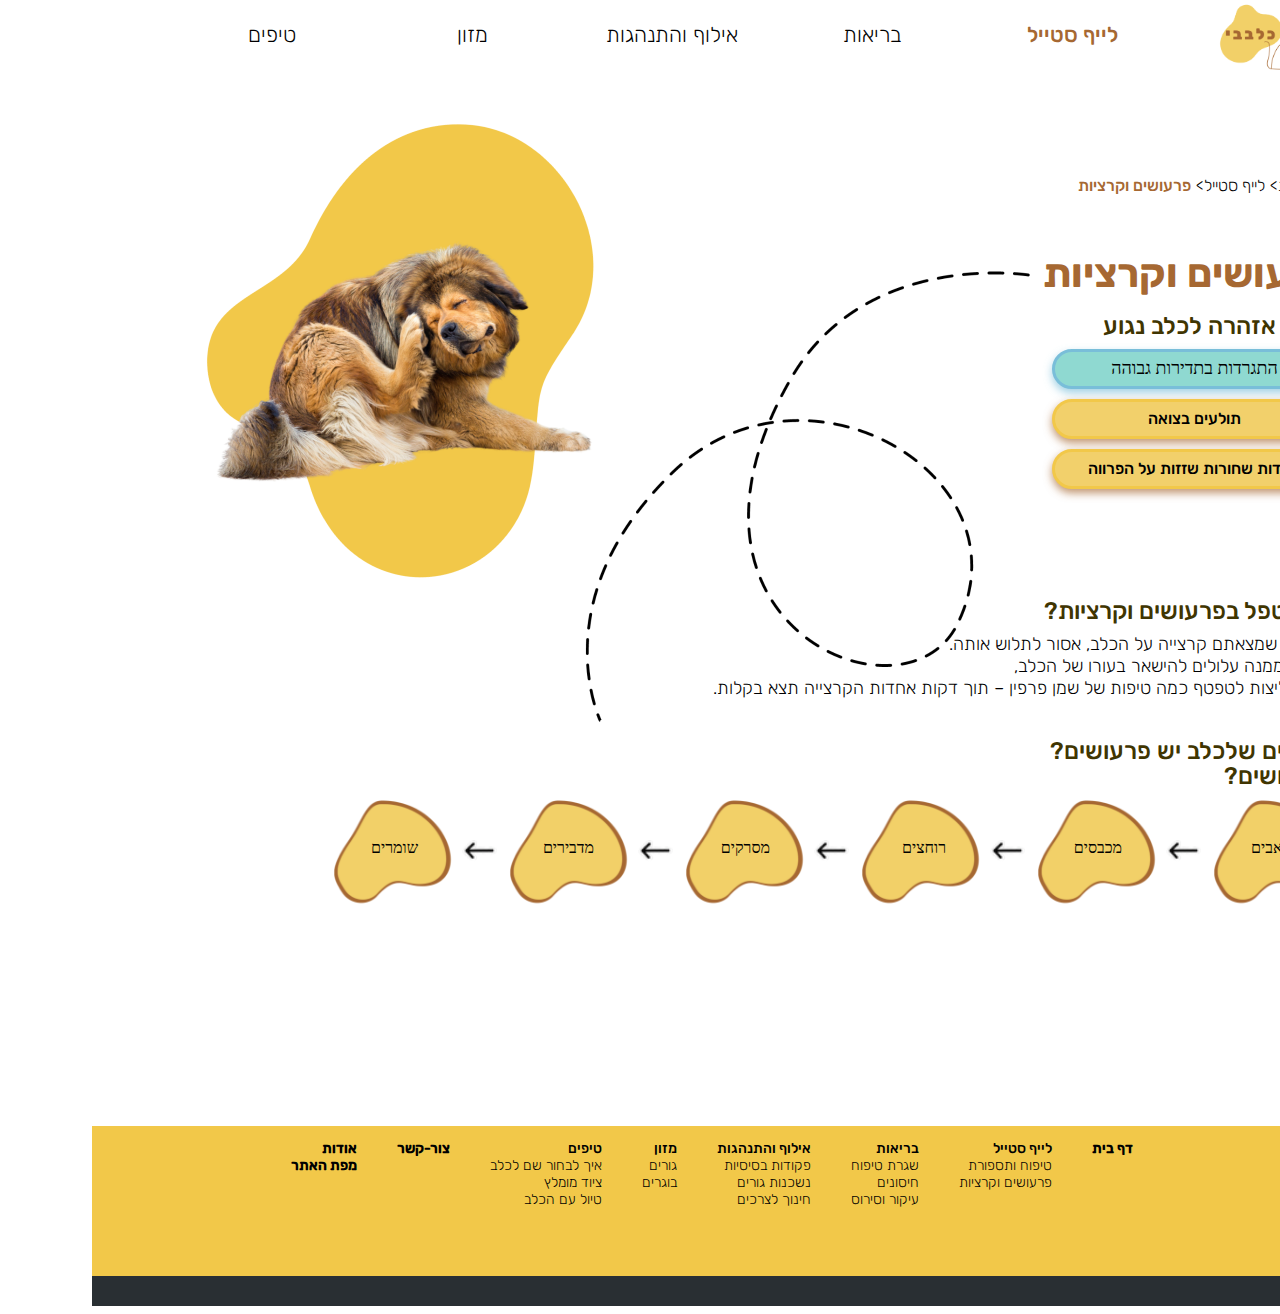
<file: tickScrach.html>
﻿<!doctype html>
<html lang="he">
<head>
    <meta charset="utf-8" />
    <title>פרעושים וקרציות</title>
    <meta name="description" content="" />
    <meta name="keywords" content="" />
    <meta name="author" content="" />
    <meta name="viewport" content="width=device-width, initial-scale=1.0, user-scalable=yes">
    <!-- CSS -->
    <link href="styles/myStyle.css" rel="stylesheet" />
    <link rel="icon" href="project/favicon.png" />
</head>
<body>
    <div id="container">
        <header>
            <a id='skip-nav' class='screenreader-text' href='#main-content'>
                דלג לתוכן העמוד
            </a>
            <nav id="headerNav" aria-label="תפריט ניווט ראשי" role="navigation">

                <ul>
                    <li>
                        <a href="index.html">

                            <img id="homeLogo" src="project/logo.png" alt="כלבבי - המדריך לכלב הראשון שלי" title="כלבבי - המדריך לכלב הראשון שלי">
                        </a>
                    </li>
                    <li>
                        <div>
                            <a href="#" class="BoldBrown">לייף סטייל</a>
                        </div>
                        <ul>
                            <li>
                                <a href="haircut.html" class="secondNavStains">טיפוח ותספורת</a>
                            </li>
                            <li><a href="tick.html" class="secondNavStainsbold">פרעושים וקרציות</a></li>
                        </ul>
                    </li>
                    <li>
                        <div>
                            <a href="#" class="notActive navLine">בריאות</a>
                        </div>
                    </li>
                    <li>
                        <div>
                            <a href="#" class="notActive navLine">אילוף והתנהגות</a>
                        </div>
                    </li>
                    <li>
                        <div>
                            <a href="#" class="notActive navLine">מזון</a>
                        </div>
                    </li>
                    <li>
                        <div>
                            <a href="#" class="notActive navLine">טיפים</a>
                        </div>
                    </li>
                </ul>

            </nav>
            <nav id="breadCrumbs" aria-label="תפריט התמצאות" role="navigation">
                <ol>
                    <li>
                        <a href="index.html">דף הבית</a>
                    </li>

                    <li>לייף סטייל</li>
                    <li>פרעושים וקרציות</li>
                </ol>
            </nav>
        </header>
        <main role="main" id="main-content">
            <div id="front">
                <img class="pictick" src="project/backSCrach.png" />
                <section>
                    <h1>
                        פרעושים וקרציות
                    </h1>
                    <h2>
                        סימני אזהרה לכלב נגוע
                    </h2>
                    <div id="HairButton">
                        <button class="button4" onClick="window.location.href='tickScrach.html';">
                            התגרדות בתדירות גבוהה
                        </button>
                        <button class="button3" onClick="window.location.href='tickWurm.html';">
                            תולעים בצואה
                        </button>
                        <button class="button3" onClick="window.location.href='tickBlackDots.html';">
                            נקודות שחורות שזזות על הפרווה
                        </button>
                    </div>
                </section>
                <section class="tickdown1">
                    <h2>
                        איך נטפל בפרעושים וקרציות?
                    </h2>
                    <p>
                        במקרה שמצאתם קרצייה על הכלב, אסור לתלוש אותה.<br />
                        חלקים ממנה עלולים להישאר בעורו של הכלב,<br />
                        אנו ממליצות לטפטף כמה טיפות של שמן פרפין – תוך דקות אחדות הקרצייה תצא בקלות.
                    </p>
                </section>
                <section class="tickdown2">
                    <h2>חושדים שלכלב יש פרעושים?</h2>
                    <h2>מה עושים?</h2>
                    <div class="Flexbtn">
                        <div>
                            <img class="above" src="project/Yb.png" onclick="gifim/ball.gif.src" alt="" />
                            <p class="up">שואבים</p>

                            <p class="texthover">
                                שואבים בצורה יסודית את הבית
                                <br />
                                <img class="gifsize" src="gifim/vacum.gif" alt="" />
                            </p>

                        </div>
                        <div>
                            <img class="arr" src="project/arr.png" alt="" />
                        </div>
                        <div>
                            <img class="above" src="project/Yb.png" alt="" />
                            <p class="up">מכבסים</p>
                            <p class="texthover">
                                מכבסים את השמיכות, כיסויי הספות והצעצועים של הכלב בטמפרטורה גבוהה
                                <br />
                                <img class="gifsize" src="gifim/whashingmachine.gif" alt="" />
                            </p>

                        </div>
                        <div>
                            <img class="arr" src="project/arr.png" alt="" />
                        </div>
                        <div>
                            <img class="above" src="project/Yb.png" alt="" />
                            <p class="up">רוחצים</p>
                            <p class="texthover">
                                רוחצים את הכלב באופן ייסודי בעזרת שמפו ייעודי
                                <br />
                                <img class="gifsize" src="gifim/shampoo.gif" alt="" />
                            </p>

                        </div>
                        <div>
                            <img class="arr" src="project/arr.png" alt="" />
                        </div>
                        <div>
                            <img class="above" src="project/Yb.png" alt="" />
                            <p class="up">מסרקים</p>
                            <p class="texthover">
                                מסרקים את הכלב עם מסרק צפוף ומוציאים את הפרעושים
                                <br />
                                <img class="gifsize" src="gifim/hairbrush.gif" alt="" />
                            </p>

                        </div>
                        <div>
                            <img class="arr" src="project/arr.png" alt="" />
                        </div>
                        <div>
                            <img class="above" src="project/Yb.png" alt="" />
                            <p class="up">מדבירים</p>
                            <p class="texthover">
                                מבצעים הדברה מקצועית,בבית ובגינה
                                <br />
                                <img class="gifsize" src="gifim/clean.gif" alt="" />
                            </p>

                        </div>
                        <div>
                            <img class="arr" src="project/arr.png" alt="" />
                        </div>
                        <div>
                            <img class="above" src="project/Yb.png" alt="" />
                            <p class="up">שומרים</p>
                            <p class="texthover">
                                מומלץ להשתמש באמפולות ייעודיות ובקולר נגד קרציות
                                <br />
                                <img class="gifsize" src="gifim/vi.gif" alt="" />
                            </p>
                        </div>

                    </div>
                </section>
            </div>
        </main>

        <footer class="tickfooter">
            <div class="orderFlex">
                <section>
                    <ul>
                        <li class="bold"><a href="index.html">דף בית</a></li>
                    </ul>
                </section>

                <section>

                    <ul>
                        לייף סטייל
                        <li><a href="haircut.html">טיפוח ותספורת</a></li>
                        <li><a href="tick.html">פרעושים וקרציות</a></li>
                    </ul>
                </section>

                <section>
                    <ul>
                        בריאות
                        <li><a class="notActive" href="#">שגרת טיפוח</a></li>
                        <li><a class="notActive" href="#">חיסונים</a></li>
                        <li><a class="notActive" href="#">עיקור וסירוס</a></li>
                    </ul>
                </section>

                <section>
                    <ul>
                        אילוף והתנהגות
                        <li><a class="notActive" href="#">פקודות בסיסיות</a></li>
                        <li><a class="notActive" href="#">נשכנות גורים</a></li>
                        <li><a class="notActive" href="#">חינוך לצרכים</a></li>
                    </ul>
                </section>

                <section>
                    <ul>
                        מזון
                        <li><a class="notActive" href="#">גורים</a></li>
                        <li><a class="notActive" href="#">בוגרים</a></li>
                    </ul>
                </section>

                <section>
                    <ul>
                        טיפים
                        <li><a class="notActive" href="#">איך לבחור שם לכלב</a></li>
                        <li><a class="notActive" href="#">ציוד מומלץ</a></li>
                        <li><a class="notActive" href="#">טיול עם הכלב</a></li>
                    </ul>
                </section>

                <section>
                    <ul>
                        <li class="bold"><a href="contactUs.html">צור-קשר</a></li>
                    </ul>

                </section>

                <section>
                    <ul>
                        <li class="bold"> <a href="about.html">אודות</a></li>
                        <li class="bold"><a href="sitemap.html">מפת האתר</a></li>
                    </ul>

                </section>
            </div>
        </footer>
    </div>
</body>
</html>
</file>
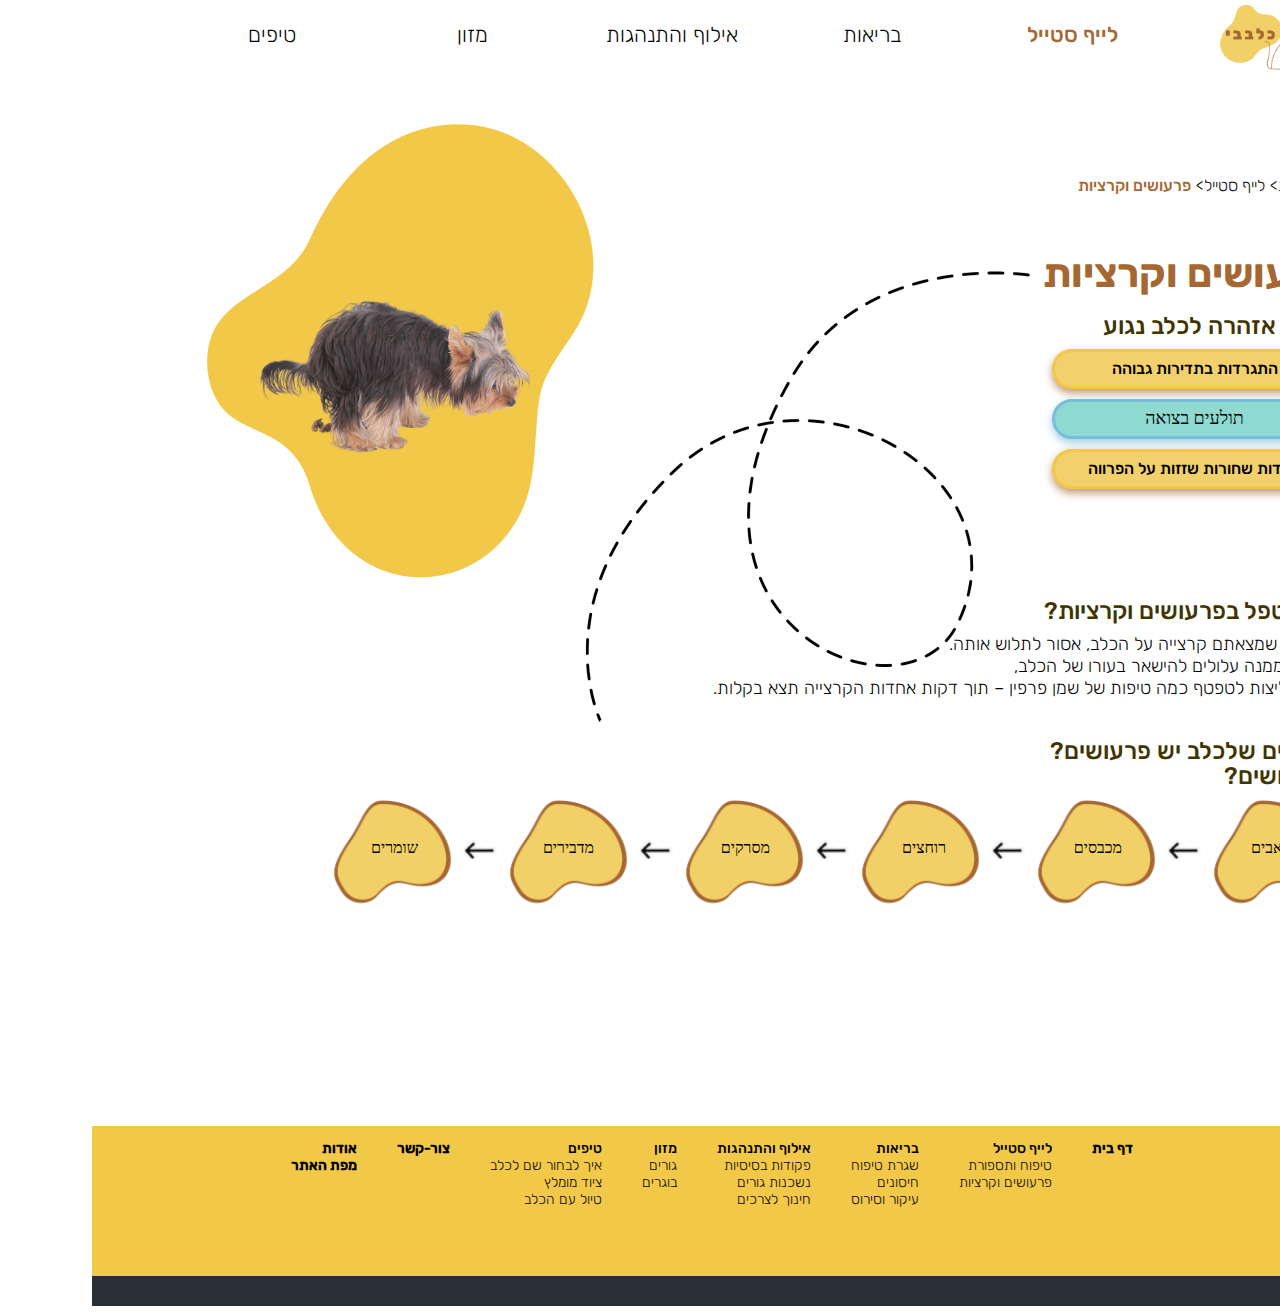
<file: tickWurm.html>
﻿<!doctype html>
<html lang="he">
<head>
    <meta charset="utf-8" />
    <title>פרעושים וקרציות</title>
    <meta name="description" content="" />
    <meta name="keywords" content="" />
    <meta name="author" content="" />
    <meta name="viewport" content="width=device-width, initial-scale=1.0, user-scalable=yes">
    <!-- CSS -->
    <link href="styles/myStyle.css" rel="stylesheet" />
    <link rel="icon" href="project/favicon.png" />
</head>
<body>
    <div id="container">
        <header>
            <a id='skip-nav' class='screenreader-text' href='#main-content'>
                דלג לתוכן העמוד
            </a>
            <nav id="headerNav" aria-label="תפריט ניווט ראשי" role="navigation">

                <ul>
                    <li>
                        <a href="index.html">

                            <img id="homeLogo" src="project/logo.png" alt="כלבבי - המדריך לכלב הראשון שלי" title="כלבבי - המדריך לכלב הראשון שלי">
                        </a>
                    </li>
                    <li>
                        <div>
                            <a href="#" class="BoldBrown">לייף סטייל</a>
                        </div>
                        <ul>
                            <li>
                                <a href="haircut.html" class="secondNavStains">טיפוח ותספורת</a>
                            </li>
                            <li><a href="tick.html" class="secondNavStainsbold">פרעושים וקרציות</a></li>
                        </ul>
                    </li>
                    <li>
                        <div>
                            <a href="#" class="notActive navLine">בריאות</a>
                        </div>
                    </li>
                    <li>
                        <div>
                            <a href="#" class="notActive navLine">אילוף והתנהגות</a>
                        </div>
                    </li>
                    <li>
                        <div>
                            <a href="#" class="notActive navLine">מזון</a>
                        </div>
                    </li>
                    <li>
                        <div>
                            <a href="#" class="notActive navLine">טיפים</a>
                        </div>
                    </li>
                </ul>

            </nav>
            <nav id="breadCrumbs" aria-label="תפריט התמצאות" role="navigation">
                <ol>
                    <li>
                        <a href="index.html">דף הבית</a>
                    </li>

                    <li>לייף סטייל</li>
                    <li>פרעושים וקרציות</li>
                </ol>
            </nav>
        </header>
        <main role="main" id="main-content">
            <div id="front">
                <img class="pictick" src="project/backWUrm.png" />
                <section>
                    <h1>
                        פרעושים וקרציות
                    </h1>
                    <h2>
                        סימני אזהרה לכלב נגוע
                    </h2>
                    <div id="HairButton">
                        <button class="button3" onClick="window.location.href='tickScrach.html';">
                            התגרדות בתדירות גבוהה
                        </button>
                        <button class="button4" onClick="window.location.href='tickWurm.html';">
                            תולעים בצואה
                        </button>
                        <button class="button3" onClick="window.location.href='tickBlackDots.html';">
                            נקודות שחורות שזזות על הפרווה
                        </button>
                    </div>
                </section>
                <section class="tickdown1">
                    <h2>
                        איך נטפל בפרעושים וקרציות?
                    </h2>
                    <p>
                        במקרה שמצאתם קרצייה על הכלב, אסור לתלוש אותה.<br />
                        חלקים ממנה עלולים להישאר בעורו של הכלב,<br />
                        אנו ממליצות לטפטף כמה טיפות של שמן פרפין – תוך דקות אחדות הקרצייה תצא בקלות.
                    </p>
                </section>
                <section class="tickdown2">
                    <h2>חושדים שלכלב יש פרעושים?</h2>
                    <h2>מה עושים?</h2>
                    <div class="Flexbtn">
                        <div>
                            <img class="above" src="project/Yb.png" onclick="gifim/ball.gif.src" alt="" />
                            <p class="up">שואבים</p>

                            <p class="texthover">
                                שואבים בצורה יסודית את הבית
                                <br />
                                <img class="gifsize" src="gifim/vacum.gif" alt="" />
                            </p>

                        </div>
                        <div>
                            <img class="arr" src="project/arr.png" alt="" />
                        </div>
                        <div>
                            <img class="above" src="project/Yb.png" alt="" />
                            <p class="up">מכבסים</p>
                            <p class="texthover">
                                מכבסים את השמיכות, כיסויי הספות והצעצועים של הכלב בטמפרטורה גבוהה
                                <br />
                                <img class="gifsize" src="gifim/whashingmachine.gif" alt="" />
                            </p>

                        </div>
                        <div>
                            <img class="arr" src="project/arr.png" alt="" />
                        </div>
                        <div>
                            <img class="above" src="project/Yb.png" alt="" />
                            <p class="up">רוחצים</p>
                            <p class="texthover">
                                רוחצים את הכלב באופן ייסודי בעזרת שמפו ייעודי
                                <br />
                                <img class="gifsize" src="gifim/shampoo.gif" alt="" />
                            </p>

                        </div>
                        <div>
                            <img class="arr" src="project/arr.png" alt="" />
                        </div>
                        <div>
                            <img class="above" src="project/Yb.png" alt="" />
                            <p class="up">מסרקים</p>
                            <p class="texthover">
                                מסרקים את הכלב עם מסרק צפוף ומוציאים את הפרעושים
                                <br />
                                <img class="gifsize" src="gifim/hairbrush.gif" alt="" />
                            </p>

                        </div>
                        <div>
                            <img class="arr" src="project/arr.png" alt="" />
                        </div>
                        <div>
                            <img class="above" src="project/Yb.png" alt="" />
                            <p class="up">מדבירים</p>
                            <p class="texthover">
                                מבצעים הדברה מקצועית,בבית ובגינה
                                <br />
                                <img class="gifsize" src="gifim/clean.gif" alt="" />
                            </p>

                        </div>
                        <div>
                            <img class="arr" src="project/arr.png" alt="" />
                        </div>
                        <div>
                            <img class="above" src="project/Yb.png" alt="" />
                            <p class="up">שומרים</p>
                            <p class="texthover">
                                מומלץ להשתמש באמפולות ייעודיות ובקולר נגד קרציות
                                <br />
                                <img class="gifsize" src="gifim/vi.gif" alt="" />
                            </p>
                        </div>

                    </div>
                </section>
            </div>
        </main>

                <footer class="tickfooter">
                    <div class="orderFlex">
                        <section>
                            <ul>
                                <li class="bold"><a href="index.html">דף בית</a></li>
                            </ul>
                        </section>

                        <section>

                            <ul>
                                לייף סטייל
                                <li><a href="haircut.html">טיפוח ותספורת</a></li>
                                <li><a href="tick.html">פרעושים וקרציות</a></li>
                            </ul>
                        </section>

                        <section>
                            <ul>
                                בריאות
                                <li><a class="notActive" href="#">שגרת טיפוח</a></li>
                                <li><a class="notActive" href="#">חיסונים</a></li>
                                <li><a class="notActive" href="#">עיקור וסירוס</a></li>
                            </ul>
                        </section>

                        <section>
                            <ul>
                                אילוף והתנהגות
                                <li><a class="notActive" href="#">פקודות בסיסיות</a></li>
                                <li><a class="notActive" href="#">נשכנות גורים</a></li>
                                <li><a class="notActive" href="#">חינוך לצרכים</a></li>
                            </ul>
                        </section>

                        <section>
                            <ul>
                                מזון
                                <li><a class="notActive" href="#">גורים</a></li>
                                <li><a class="notActive" href="#">בוגרים</a></li>
                            </ul>
                        </section>

                        <section>
                            <ul>
                                טיפים
                                <li><a class="notActive" href="#">איך לבחור שם לכלב</a></li>
                                <li><a class="notActive" href="#">ציוד מומלץ</a></li>
                                <li><a class="notActive" href="#">טיול עם הכלב</a></li>
                            </ul>
                        </section>

                        <section>
                            <ul>
                                <li class="bold"><a href="contactUs.html">צור-קשר</a></li>
                            </ul>

                        </section>

                        <section>
                            <ul>
                                <li class="bold"> <a href="about.html">אודות</a></li>
                                <li class="bold"><a href="sitemap.html">מפת האתר</a></li>
                            </ul>

                        </section>
                    </div>
                </footer>
           
    </div>
</body>
</html>
</file>
<file: styles/myStyle.css>
﻿/*פונטים*/
@font-face {
    font-family: 'Rubik-Bold';
    src: url('../Rubik/static/Rubik-Bold.ttf') format('truetype');
}
@font-face {
    font-family: 'Rubik-Light';
    src: url('../Rubik/static/Rubik-Light.ttf') format('truetype');
}
@font-face {
    font-family: 'Rubik-Medium';
    src: url('../Rubik/static/Rubik-Medium.ttf') format('truetype');
}

/*בסיסי*/
body {
    direction: rtl;
    font-size: 16pt;
    overflow-x:hidden; /*מגדיר את ההזזה מימין לשמאל כך שהעמוד  לא יחתך*/
    font-family: Rubik-Medium;
}
#container {
    width: 1280px;
    margin: 0 auto;
}

#responsive {
    position: relative;
}

/*מזהה לעמודים שלא פותחו*/
.notActive {
    cursor: not-allowed;
}
.default { /*העכבר יופיע כברירת מחדל- לא לחיץ*/
    cursor: default;
}

/*תפריט ניווט לוגו בתוך התפריט*/
#homeLogo {
    width: 120px;
    margin-top: -20px;
}

#headerNav {
    position: fixed; /*נשאר באותו מקום גם אם הדף גולל.*/
    width: 1280px;
    top: 0px;
    z-index: 40;
}

nav ul { /*העלמת תבליטים*/
    margin: 0;
    padding: 0;
    list-style: none;
}

nav li a { /*תפריט אופקי*/
    display: inline-block;
    float: right;
}

#headerNav ul li a { /*העיצוב עצמו*/
    display: block;
    color: black;
    width: 200px;
    height: 50px;
    height: 50px;
    text-align: center;
    padding-top: 22px;
    font-size: 16pt;
    font-family: Rubik-Light;
    background-color: white;
}

/*עמוד פנימי לחוץ*/
#headerNav ul li .BoldBrown {
    color: #a66832;
    font-family: Rubik-Medium;
}

#headerNav ul li .secondNavStains { /*התפריט שנפתח מהלייף סטייל*/
        text-align: center;
        padding: 10px 40px;
        width: 170px; /*לסדר את המרווחים מלמעלה למטה בתוך הריבועים*/
}

#headerNav ul li .secondNavStainsbold { /*התפריט הפנימי שנפתח בעמוד הלחוץ*/
    text-align: center;
    color: #a66832;
    font-family: Rubik-Medium;
    padding: 10px 40px;
    width: 170px; /*לסדר את המרווחים מלמעלה למטה בתוך הריבועים*/
}

#headerNav ul li a:hover { /*מעבר עכבר משנה צבע לכתב*/
    position: relative; /*מיקום יחסי*/
    color: #a66832;
    font-family: Rubik-Medium;
}

/*/עיצוב רשימה/*/
ul li {
    list-style: none;
    font-weight: normal;
}

/*שלא יהיה קו מתחת לטקסט בתפריט ניווט*/
a {
    text-decoration: none;
    color:black;
}

/*הגדרות של תת תפריט*/
#headerNav ul li ul {
    display: none;
    position: absolute;
    background-color: rgba(242, 242, 242, 0.3);
}

/*הגדרות של מעבר עכבר*/
#headerNav ul li:hover ul {
    display: block;
    right: 175px;
    height: -20px;
    top: 62px;
    box-shadow: 0px 16px 13px -1px rgba(0,0,0,0.12);
}

/*עיצוב תפריט פירורי לחם*/
#breadCrumbs {
    position: absolute;
    top: 150px;
}

    #breadCrumbs ol li {
        display: inline-block;
        font-size: 12pt;
        font-family: Rubik-Light;
    }

        #breadCrumbs ol li a {
            color: #272727;
        }

        #breadCrumbs ol li:after {
            content: ">";
        }

        #breadCrumbs ol li:last-child:after {
            content: "";
        }

        #breadCrumbs ol li:last-child {
            color: #a66832;
            font-family: Rubik-Medium;
        }

/*על מנת שנוכל לראות את ה div מעל תמונת הרקע*/
.front {
    z-index: 4;
}

/*כותרות*/
/*כותרת כלבבי*/
.homepage {
    font-size: 30pt;
    text-align: center;
    line-height: 100%; /*מרווח בין השורות*/
    font-weight: normal;
    font-family: Rubik-Bold;
    color: #a66832;
    margin-top: 10px;
}

/*מיקום הכותרות בדף הבית במרכז העמוד*/
#centerFlex {
    display: flex;
    flex-direction: column;
    justify-content: center;
}

/*המילה כלבבי שתהייה גדולה יותר*/
#FrontName {
    font-size: 45pt;
}

/*כותרת משנית בדף בית*/
.homepage2 {
    font-size: 18pt;
    text-align: center;
    font-weight: normal;
    padding-top: 5px;
    line-height: 130%;
    font-family: Rubik-Medium;
    color: #403501;
}

/*כותרת ראשית לכלל העמודים*/
h1
{
    font-size: 30pt;
    text-align: right;
    font-weight: normal;
    font-family: Rubik-Bold;
    color: #a66832;
    margin-top: 250px;
    margin-right: 37px;
}

/*כותרת משנית לכלל העמודים*/
h2 {
    font-size: 18pt;
    line-height: 20%;
    text-align: right;
    font-weight: normal;
    font-family: Rubik-Medium;
    color: #403501;
    margin-right: 37px;
}

/*הגדרת פסקה*/
p {
    margin-right: 37px;
    font-family:Rubik-Light;
    font-size:18px;
}

/*מיקום המלל באמצע עמודים פנימיים שיער*/
.centerhair {
    margin: auto;
    width: 40%;
    padding-top: 90px;
}
/*הגדרות נראות כתב דף בית*/
div div div section p {
    font-family: Rubik-Medium;
    font-size: 16px;
    color: #a66832;
    text-align: center;
    z-index: 10;
    position: relative;
}

/*מיקומים של מלל על התמונה בדף בית*/


/*גיפים דף בית*/
/*גיף ראשי*/
#pawsGif {
    display: block;
    margin-right: auto;
    margin-left: auto;
    margin-top: 80px;
    transform: rotate(180deg); /*היפוך הגיף*/
    z-index : 0;
}


/*הגדרות עיצוב פוטר כללי*/
footer {
    margin-top: 700px;
    background-color: #f2c849;
    height: 150px;
    background-color: #f2c849;
    border-bottom: 30px solid;
    border-bottom-color: rgb(41,47,51);
    z-index: 5;
    font-size:14px;
}

footer div section ul li{
    font-family:Rubik-Light;
    font-size:14px;
}

/*עיצוב רשימה*/
div section ul li {
    font-size: 16pt;
    font-family: Rubik-Light;
    list-style-type: none;
}

.orderFlex {
    display: flex; /*האלמנט יתייחס לאלמנטים שלידו*/
    flex-grow: 2;
    justify-content: center;
    align-content: space-between;
}

.bold {
    font-size: 14px;
    font-family: Rubik-Medium;
    font-weight: bold;
}

/*מיקום פוטר עמוד בית*/
#mainfooter {
    margin-top: -10px;
}

/*הגדרות מיקום פוטר עמוד פנימי טיפוח*/
#haircutmainfooter {
    margin-top: 600px;
}

/*עמודים פנימיים סוגי פרוות מיקום פוטר*/
.haircutfooter {
    margin-top: 350px;
}

/*פוטר מפת אתר*/
#sitefooter {
    margin-top: 200px;
}

#aboutfooter {
    margin-top: 20px;
}

#footercontact {
    margin-top: 250px;
}

/*עמודים פנימיים פרעושים קרציות מיקום פוטר*/
.tickfooter {
    margin-top: 240px;
}

/*מיקום פסקאות עמודים פנימיים פרעושים קרציות*/
.tickdown1 {
    margin-top: 120px;
}
.tickdown2 {
    margin-top: 50px;
}


/*תמונות רקע*/

#backHomepage {
    width: 100%;
    background-image: url('../project/backMain.png');
    z-index: -5;
    margin-top: -90px;
}

#haircutBack {
    position:absolute;
    background-image: url('../הכנה ליפתוח/backHair.png');
    z-index: -1;
    width: 1280px;
    height: 850px;
}

/*תמונות רקע טיפוח תספורת*/
.pic {
    position: absolute;
    margin-top: -15px;
    z-index: -1;
    width: 1280px;
    height: 920px;
}
/*תמונות רקע פרעושים קרציות*/
.pictick {
    position: absolute;
    margin-top: -130px;
    z-index: -1;
    width: 1280px;
    height: 920px;
}
/*תמונת רקע עמוד פנימי פרעושים*/
#backtick {
    background-image: url('../project/backTick.png');
    position: absolute;
    margin-top: -130px;
    z-index: -1;
    width: 1280px;
    height: 920px;
}

#backabout {
    margin-top: -170px;
    background-image: url('../project/backabout.png');
    z-index: -1;
    position: absolute;
    width: 1280px;
    height: 920px;
}

#backmap {
    margin-top: 80px;
    background-image: url('../project/backmap.png');
    z-index: -7;
    position: relative;
    width: 1280px;
    height: 920px;
}

#upmap {
    margin-top: -900px;
}

#backcontact {
    margin-top: 150px;
    background-image: url('../project/backcontact.png');
    z-index: -7;
    position: relative;
    width: 1280px;
    height: 920px;
}
/*כפתורים*/
/*כפתורים עמוד פנימי שיער*/
#HairButton {
    width: 1000px;
    margin: 0 auto;
    z-index: 3;
}

/*הגדרות של כפתורים ומעבר עליהם*/
.button1 {
    background-color: #f2D06b;
    border: solid;
    border-color: #F2C849;
    border-radius: 25px;
    color: black;
    padding: 15px 32px;
    padding:0;
    text-align: center;
    display: inline-block;
    font-size: 16px;
    font-family: Rubik-Medium;
    cursor: pointer;
    width: 160px;
    height: 50px;
    box-shadow: 0px 4px 8px rgba(166, 104, 50, 0.7);
}
    .button1:hover {
        background-color: #8fd9d1;
        border-color: #79bed9;
        box-shadow: 0px 4px 8px rgba(121, 190, 217, 0.7);
        font-size: 18px;
        padding: 20px 32px;
        font-family: Rubik;
        padding: 0;
    }

.button2 {
    border: solid;
    border-radius: 25px;
    color: black;
    text-align: center;
    display: inline-block;
    width: 170px;
    height: 50px;
    background-color: #8fd9d1;
    border-color: #79bed9;
    box-shadow: 0px 4px 8px rgba(121, 190, 217, 0.7);
    font-size: 18px;
    padding: 20px 32px;
    font-family: Rubik;
    padding: 0;
}

.button3 {
    background-color: #f2D06b;
    border: solid;
    border-color: #F2C849;
    border-radius: 25px;
    color: black;
    padding: 0px 32px;
    text-align: center;
    display: block;
    font-size: 16px;
    font-family: Rubik-Medium;
    cursor: pointer;
    width: 285px;
    height: 40px;
    box-shadow: 0px 4px 8px rgba(166, 104, 50, 0.7);
    margin-top: 10px;
    margin-right: -105px;
}
.button3:hover {
    background-color: #8fd9d1;
    border-color: #79bed9;
    box-shadow: 0px 4px 8px rgba(121, 190, 217, 0.7);
    font-size: 18px;
    padding: 20px 32px;
    font-family: Rubik;
    padding: 0;
    }
.button4 {
    border: solid;
    border-radius: 25px;
    color: black;
    padding: 0px 37px;
    text-align: center;
    display: block;
    font-size: 18px;
    font-family: Rubik;
    cursor: pointer;
    width: 285px;
    height: 40px;
    box-shadow: 0px 4px 8px rgba(166, 104, 50, 0.7);
    margin-top: 10px;
    margin-right: -105px;
    background-color: #8fd9d1;
    border-color: #79bed9;
    box-shadow: 0px 4px 8px rgba(121, 190, 217, 0.7);
    padding:0;
}

.button5 {
    background-color: #f2D06b;
    border: solid;
    border-color: #F2C849;
    border-radius: 25px;
    color: black;
    padding: 0;
    text-align: center;
    position: relative;
    display: block;
    font-size: 12px;
    font-family: Rubik-Medium;
    cursor: pointer;
    width: 90px;
    height: 25px;
    box-shadow: 0px 4px 8px rgba(166, 104, 50, 0.7);
    margin-right: 650px;
    z-index: 3;
}
.button5:hover {
    cursor: not-allowed;
    background-color: #8fd9d1;
    border-color: #79bed9;
    box-shadow: 0px 4px 8px rgba(121, 190, 217, 0.7);
    font-size: 14px;
    padding: 0;
    font-family: Rubik;
    }

.button6 {
    background-color: #f2D06b;
    border: solid;
    border-color: #F2C849;
    border-radius: 25px;
    color: black;
    padding: 0;
    text-align: center;
    position: relative;
    display: block;
    font-size: 12px;
    font-family: Rubik-Medium;
    cursor: pointer;
    width: 90px;
    height: 25px;
    box-shadow: 0px 4px 8px rgba(166, 104, 50, 0.7);
    margin-right: 650px;
    z-index: 3;
}
.button6:hover {
    background-color: #8fd9d1;
    border-color: #79bed9;
    box-shadow: 0px 4px 8px rgba(121, 190, 217, 0.7);
    font-size: 14px;
    padding: 0;
    font-family: Rubik;
    }

/*כפתורים פרעושים קרציות*/
/*ה div שבו נמצאים הכפתורים הקטנים פרעושים קרציות*/
.Flexbtn {
    display: flex; /*האלמנט יתייחס לאלמנטים שלידו*/
    flex-direction: row;
    flex-grow: 2;
    justify-content: flex-start;
    align-content: space-between;
    margin-right: 37px;
    position: relative;
    z-index: 2;
}
/*מעבר על הכפתור שהוא תמונה*/
.above:hover {
    filter: hue-rotate(140deg);
    opacity: 0.6;
}

.Flexbtn .up {
    z-index: 4;
    margin-top: -75px;
    font-family: Rubik;
    font-size: 16px;
}

/*התנהגות כפתורים שהם כתמים*/
.texthover {
    display: none;
    margin-top: 100px;
    text-align: center;
    font-size: 16px;
    margin-right: -20px;
}

.above:hover ~ .texthover {
    display: block;
    width: 180px;
}
.arr {
    width: 150%;
    align-items: center;
    margin-right: -10px;
    margin-top: 20px;
}

/*כפתור ראשי בואו נצא לדרך*/
#homeButton {
    width: 100px;
    margin: 0 auto;
    z-index: 3;
}

.homeButton {
    background-color: #f2D06b;
    border: solid;
    border-color: #F2C849;
    border-radius: 25px;
    color: black;
    text-align: center;
    font-size: 16px;
    font-family: Rubik-Medium;
    cursor: pointer;
    width: 160px;
    height: 50px;
    box-shadow: 0px 4px 8px rgba(166, 104, 50, 0.7);
}
.homeButton:hover {
    background-color: #8fd9d1;
    border-color: #79bed9;
    box-shadow: 0px 4px 8px rgba(121, 190, 217, 0.7);
    cursor:not-allowed;
    
    }

#mainpaw {
    width: 100px;
    transform: rotate(180deg);
    margin-top:10px;
    margin-right:30px;
}

/*תמונות עמוד אודות*/
.photo {
    width: 150px;
    display: block;
    border: 1px solid #ddd;
    border-radius: 4px;
    padding: 5px;
    margin-right: 15px;
}
.squarePhoto {
    position: relative;
    max-width: 170px;
    margin: 0 auto;
    display: inline-block;
    margin-right: 13px;
    margin-top: 20px;
}
/*הכתב על התמונות*/
.squarePhoto span {
    position: absolute;
    bottom: 5px;
    background: rgb(0, 0, 0);
    background: rgba(0, 0, 0, 0.5);
    color: #f1f1f1;
    width: 130px;
    padding: 10px;
    margin-right: 21px;
    text-align: center;
}

/*קישור ללוגו הפקולטה*/
section a img {
    width: 120px;
}
#HIT {
    margin-top: 30px;
    text-align: center;
    text-decoration: underline;
}
#HIT a{
    color:blue;
}
#bult section ul li {
    list-style-type: disc;
    font-family: Rubik-Medium;
    font-size: 16px;
    color: black;
}
#bult section p {
    font-size: 18px;
    text-align: right;
}
/*דף צור קשר*/
#sent {
    position: relative;
    margin-right: 110px;
}
/*הגדרות הטופס*/
#right {
    position: relative;
    margin-right:20px;
}
#left {
    position: relative;
    margin-right:400px;
    margin-top:-380px;
}
#oncontact{
    z-index:7;
    margin-top:-1100px;
}

/*הגדרות מפת האתר*/
.boldS {
    font-family: Rubik;
}

/*מיקומים גיפים ותמונות בדף בית*/
div div div section #eatimg {
    margin-top: -3000px;
    position: relative;
    margin-right: -25px;
}
.gifsize {
    height: 40%;
    width: 40%;
}
.sizeimgdog {
    height: 30%;
    width: 30%;
    margin-top: 100px;
    margin-right: 800px;
    position: relative;
}
#endp{
    width:350px;
}
#endimg {
    margin-top: 300px;
    margin-right: 230px;
}
div div div section #eat {
    margin-top: -300px;
    margin-right: 100px;
}

div div div section #dochome {
    position: relative;
    margin-right: -100px;
    margin-top: 300px;
}

div div div section .dcpgif {
    width: 70%;
    height: 70%;
}

div div div section #doctor {
    margin-top: -420px;
    margin-right: 100px;
}

div div div section #travelhome {
    position: relative;
    margin-top: 200px;
    margin-right: 500px;
}

div div div section #lifestylehome {
    position: relative;
    margin-top: 350px;
    margin-right: 200px;
}

div div div section #love {
    position: relative;
    margin-top: -450px;
    margin-right: 200px;
}

#trv {
    width: 1000px;
}

div div div section #sleep {
    margin-top: -300px;
    margin-right: 100px;
}

div div div section #travel {
    margin-top: -400px;
    margin-right: 100px;
}

div div div section #Lstyle {
    margin-top: -470px;
    margin-right: 100px;
}

div div div section #lovehome {
    margin-top: 400px;
    margin-right: 350px;
}
/*נגישות*/
.screenreader-text {
    position: absolute;
    overflow: hidden;
    left: -100px;
    width: 1px;
    height: 1px;
    top: auto;
    z-index: 999;
}
    /*נגישות פתיחה של טאב פוקוס*/
    .screenreader-text:focus {
        color: black;
        top: 0;
        background-color: #8fd9d1;
        display: inline-block;
        overflow: visible;
        height: auto;
        width: auto;
        position: static;
        margin-top: 80px;
        z-index: 999;
    }
</file>
